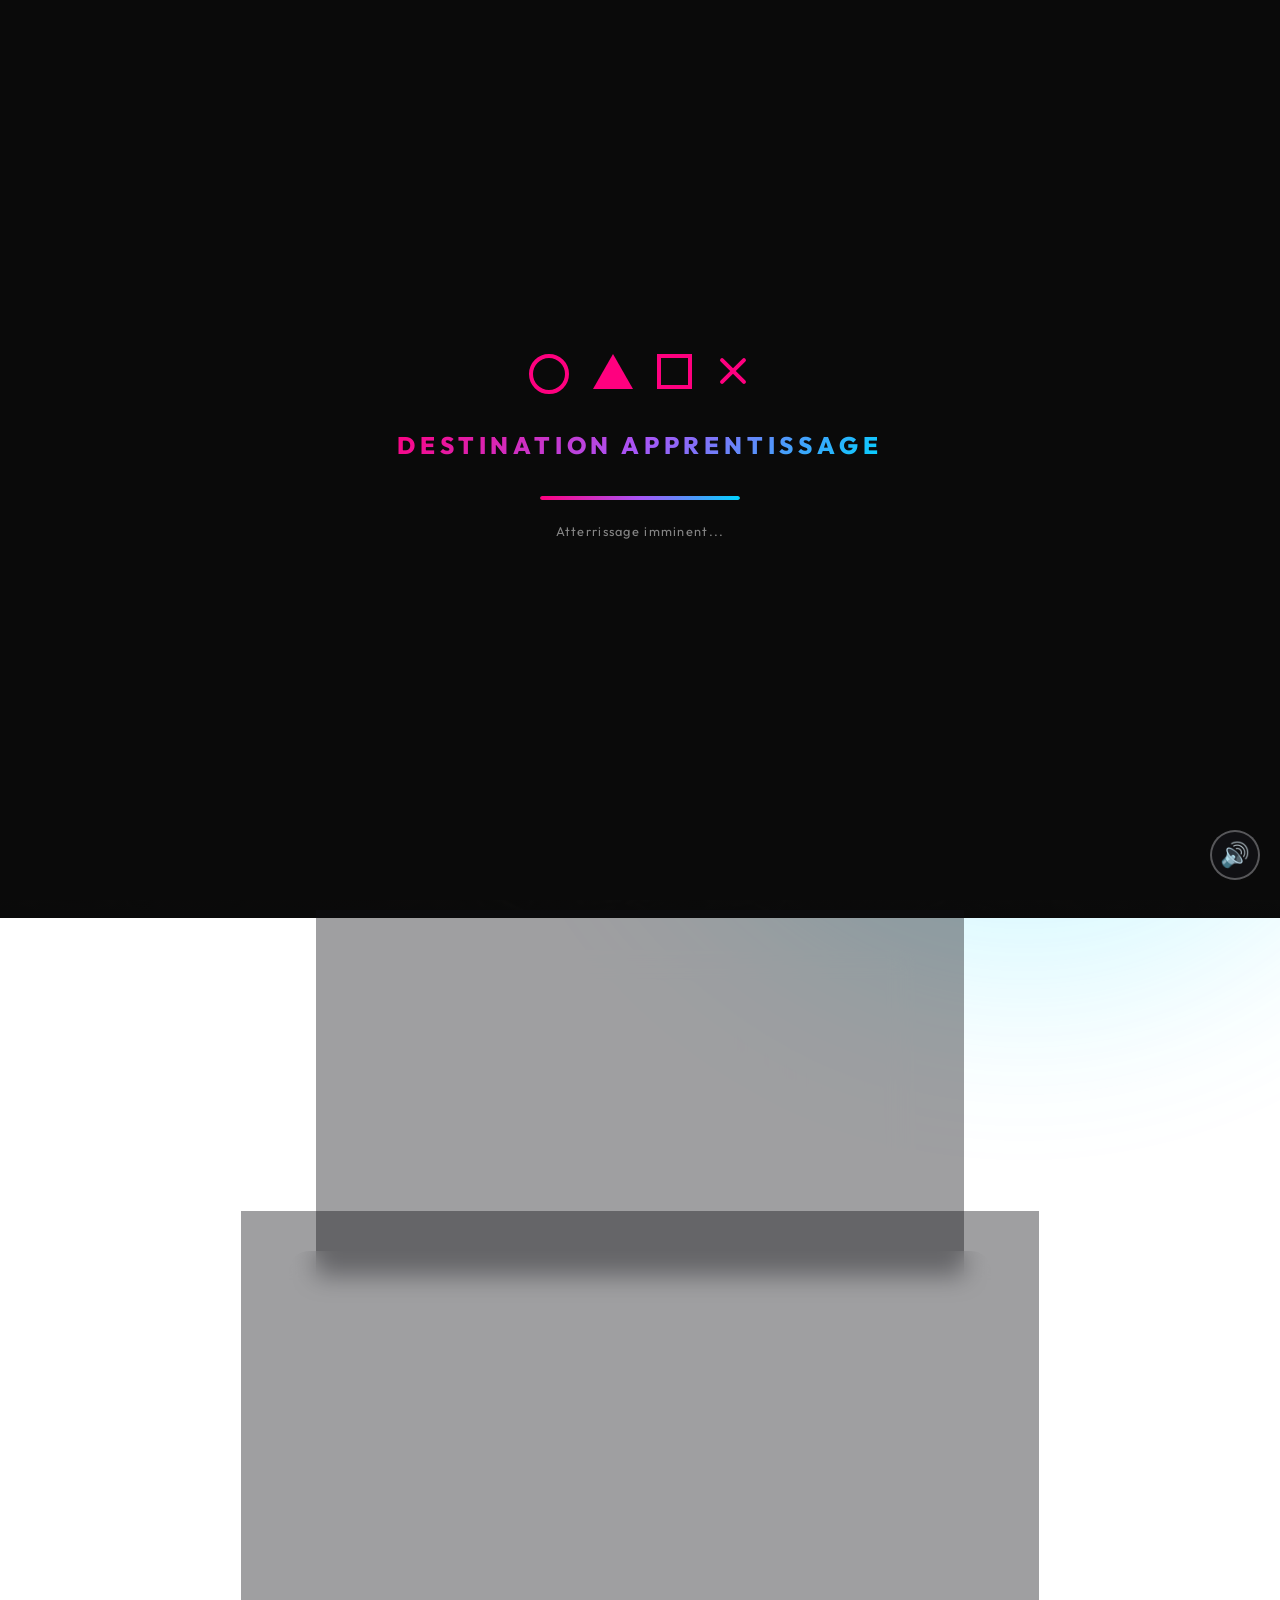
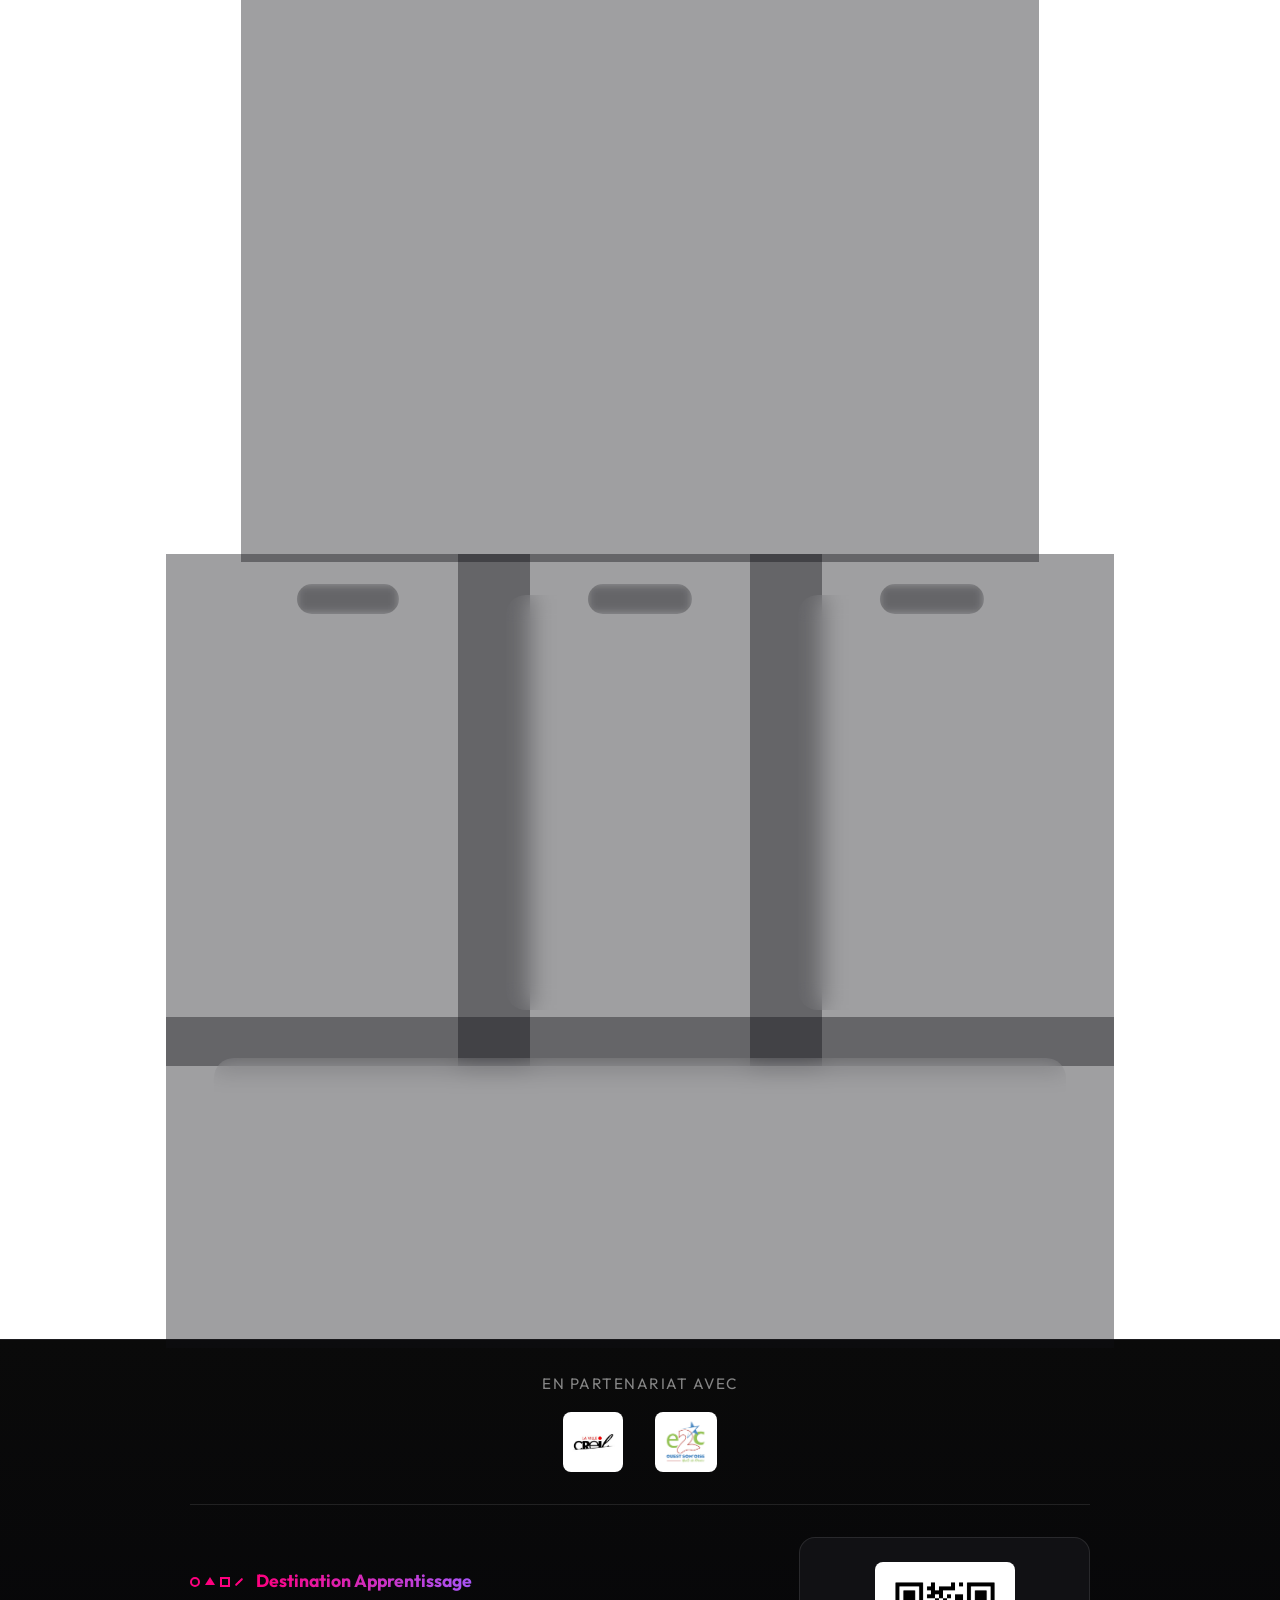
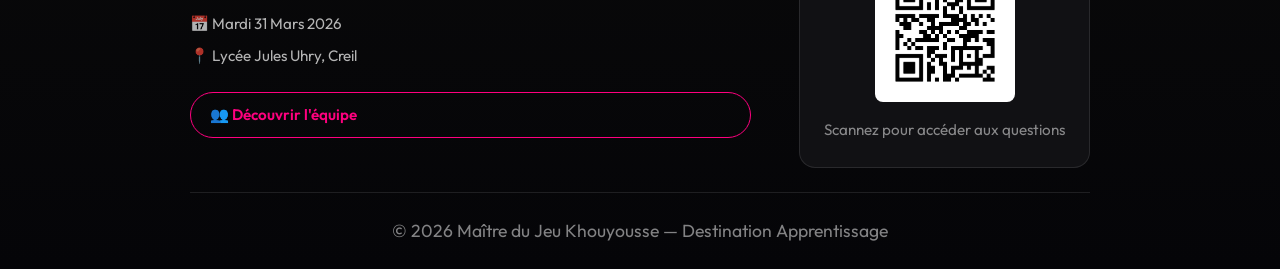
<file: index.html>
<!DOCTYPE html>
<html lang="fr">
<head>
  <meta charset="UTF-8">
  <meta name="viewport" content="width=device-width, initial-scale=1.0">
  <title>Destination Apprentissage - Accueil</title>
  
  <link rel="stylesheet" href="css/styles.css">
  <link rel="icon" type="image/jpeg" href="img/favicon.jpeg">
  
  <audio id="bg-music" loop>
    <source src="audio/music.mp3" type="audio/mpeg">
  </audio>
</head>
<body>

  <div class="page-loader" id="page-loader">
    <div class="loader-content">
      <div class="loader-logo">
        <div class="loader-symbols">
          <span class="loader-symbol circle"></span>
          <span class="loader-symbol triangle"></span>
          <span class="loader-symbol square"></span>
          <span class="loader-symbol cross"></span>
        </div>
      </div>
      <div class="loader-text">DESTINATION APPRENTISSAGE</div>
      <div class="loader-bar">
        <div class="loader-progress"></div>
      </div>
      <div class="loader-status">Atterrissage imminent...</div>
    </div>
  </div>

  <header class="header">
    <div class="header-left">
      <div class="squid-symbols">
        <span class="symbol circle"></span>
        <span class="symbol triangle"></span>
        <span class="symbol square"></span>
        <span class="symbol cross"></span>
      </div>
      <span class="logo-text">Destination Apprentissage</span>
    </div>
    <div class="header-right">
      <a href="https://www.onisep.fr/ressources/univers-metier/metiers/ingenieur-ingenieure-logistique" target="_blank" class="btn-formation">
        <span class="btn-formation-text">Découvrir les formations</span>
      </a>
    </div>
  </header>

  <main class="main-container">
    
    <section class="hero">
      <img src="img/affiche_boost.jpeg" alt="Destination Apprentissage" class="hero-affiche">
      <p class="hero-subtitle">Mardi 31 Mars 2026 — Lycée Jules Uhry Creil</p>
    </section>

    <section class="mission-section">
      <div class="mission-hero">
        <div class="mission-hero-bg">
          <img src="img/tom-hanks-seul-au-monde.jpg" alt="Seul au monde" class="mission-hero-img">
          <div class="mission-hero-overlay"></div>
        </div>
        <div class="mission-hero-content">
          <span class="mission-tag">SOUS-THÈME OFFICIEL</span>
          <h2 class="mission-main-title">S.O.S<br><span>CARGOS</span></h2>
          <p class="mission-tagline">"La cargaison s'est échouée sur l'île. Trie, organise, achemine — c'est toi le logisticien de la survie."</p>
          <div class="mission-divider">
            <span class="divider-line"></span>
            <span class="divider-icon">◆</span>
            <span class="divider-line"></span>
          </div>
        </div>
      </div>
    </section>

    <section class="rules-section">
      <div class="card">
        <h2>📋 RÈGLES DU JEU</h2>
        <ul class="rules-list">
          <li>Complétez les 3 épreuves dans l'ordre pour débloquer vos récompenses</li>
          <li>Chaque épreuve réussie débloque un colis dans le coffre</li>
          <li><strong class="warning">⚠️ Vous avez 2 minutes pour TOUT terminer — le chrono tourne dès la 1ère épreuve !</strong></li>
        </ul>
      </div>
    </section>

    <section class="briefing-section-centered">
      <div class="briefing-card-index">
        <div class="briefing-header">
          <div class="briefing-icon">
            <span class="icon-ring"></span>
            <span class="icon-center">📦</span>
          </div>
          <div class="briefing-title">
            <span class="briefing-label" style="color: #00ffd5;">MISSION DE SURVIE</span>
            <h3 style="color: #0091ff;">OPÉRATION CARGAISON</h3>
          </div>
          <div class="briefing-stamp" style="color: #006aff;">LOGISTIQUE</div>
        </div>
        
        <div class="briefing-body">
          <p class="briefing-intro">
            <strong>Naufrage en mer !</strong> Des caisses de ravitaillement se sont échouées sur la plage. Pour survivre, il faut organiser la <span class="highlight">chaîne logistique</span> : identifier les bons gestes, repérer le matériel et connaître les métiers. À la fin, un <strong>professionnel de la logistique</strong> t'attend pour discuter des métiers et conditions de travail !
          </p>
          
          <div class="briefing-objectives">
            <h4>🎯 ÉTAPES DE LA MISSION</h4>
            <ul>
              <li><span class="obj-number">01</span> Lance la première épreuve — le chrono global démarre</li>
              <li><span class="obj-number">02</span> Réussis les 3 épreuves avant que le temps s'écoule</li>
              <li><span class="obj-number">03</span> Débloque tes colis puis échange avec l'intervenant</li>
            </ul>
          </div>
          
          <div class="briefing-warning">
            <span class="warning-icon">⚠️</span>
            <p>Tu as <strong>2 MINUTES</strong> pour tout terminer. Le chrono tourne sur toutes les pages. Pas de pause possible !</p>
          </div>
        </div>
        
        <div class="briefing-stats">
          <div class="stat-card">
            <span class="stat-icon">📦</span>
            <span class="stat-number">3</span>
            <span class="stat-text">DÉFIS</span>
          </div>
          <div class="stat-card">
            <span class="stat-icon">⏱️</span>
            <span class="stat-number">2</span>
            <span class="stat-text">MINUTES</span>
          </div>
          <div class="stat-card">
            <span class="stat-icon">🏝️</span>
            <span class="stat-number">3</span>
            <span class="stat-text">COLIS</span>
          </div>
        </div>
        
        <div class="briefing-footer">
          <p>La marée monte. Les caisses vont être emportées. C'est maintenant ou jamais, naufragé !</p>
          <span class="footer-signature">— Chuck NOLAND</span>
        </div>
      </div>
    </section>

    <section class="epreuves-section">
      <h2 class="epreuves-title">PARCOURS DES ÉPREUVES</h2>
      <div class="epreuves-row">
        
        <div class="epreuve-card" id="card-enigme1">
          <div class="epreuve-badge">ÉPREUVE 1</div>
          <div class="epreuve-icon">🚢</div>
          <h3 class="cyan">DÉCHARGEMENT DU CARGO</h3>
          <p>Trie la cargaison échouée : conforme ou avarié ?</p>
          <div class="epreuve-status" id="status-enigme1">
            <span class="status-dot"></span><span>À faire</span>
          </div>
          <a href="enigme1.html" class="epreuve-btn" id="btn-enigme1">COMMENCER</a>
        </div>

        <div class="epreuve-card locked" id="card-quiz">
          <div class="epreuve-badge">ÉPREUVE 2</div>
          <div class="epreuve-icon">🔍</div>
          <h3 class="pink">INVENTAIRE EXPRESS</h3>
          <p>Repère le matériel pro dans le stock qui bouge</p>
          <div class="epreuve-status" id="status-quiz">
            <span class="status-dot"></span><span>🔒 Verrouillé</span>
          </div>
          <a href="quiz.html" class="epreuve-btn disabled" id="btn-quiz">VERROUILLÉ</a>
        </div>

        <div class="epreuve-card locked" id="card-enigma">
          <div class="epreuve-badge">ÉPREUVE 3</div>
          <div class="epreuve-icon">🔗</div>
          <h3 class="purple">QUI INTERVIENT ?</h3>
          <p>Relie chaque situation au bon métier</p>
          <div class="epreuve-status" id="status-enigma">
            <span class="status-dot"></span><span>🔒 Verrouillé</span>
          </div>
          <a href="enigme.html" class="epreuve-btn disabled" id="btn-enigma">VERROUILLÉ</a>
        </div>

      </div>
    </section>

    <section class="coffre-section-index">
      <div class="coffre-banner">
        <div class="coffre-banner-glow"></div>
        <div class="coffre-banner-inner">
          <div class="coffre-banner-icon">🏆</div>
          <div class="coffre-banner-info">
            <span class="coffre-banner-tag">COFFRE-FORT</span>
            <h2>COFFRE</h2>
            <p>Récupérez vos colis puis discutez avec l'intervenant</p>
            <div class="epreuve-status" id="status-coffre">
              <span class="status-dot"></span><span>0/3 débloqué</span>
            </div>
          </div>
          <a href="coffre.html" class="coffre-banner-btn">OUVRIR LE COFFRE →</a>
        </div>
      </div>
    </section>

  </main>

  <footer class="footer-enhanced">
    <div class="footer-content">
      <div class="footer-partners">
        <span class="partners-label">En partenariat avec</span>
        <div class="partners-logos">
          <img src="img/logo-creil.png" alt="Ville de Creil" class="partner-logo">
          <img src="img/logo-e2c.jpg" alt="E2C Ouest Som'Oise" class="partner-logo">
        </div>
      </div>
      <div class="footer-main">
        <div class="footer-info">
          <div class="footer-logo">
            <div class="squid-symbols">
              <span class="symbol circle"></span>
              <span class="symbol triangle"></span>
              <span class="symbol square"></span>
              <span class="symbol cross"></span>
            </div>
            <span class="footer-title">Destination Apprentissage</span>
          </div>
          <p class="footer-date">📅 Mardi 31 Mars 2026</p>
          <p class="footer-location">📍 Lycée Jules Uhry, Creil</p>
          <a href="equipe.html" class="btn-equipe">👥 Découvrir l'équipe</a>
        </div>
        <div class="footer-qr">
          <div class="qr-box">
            <div class="qr-placeholder" id="qr-code">
              <img src="img/qrcode.png" alt="QR Code" class="qr-img">
            </div>
            <p class="qr-label">Scannez pour accéder aux questions</p>
          </div>
        </div>
      </div>
      <div class="footer-bottom">
        <p>© 2026 Maître du Jeu Khouyousse — Destination Apprentissage</p>
      </div>
    </div>
  </footer>

  <script src="js/loader.js"></script>
  <script src="js/gameState.js"></script>
  <script src="js/globalTimer.js"></script>
  <script src="js/index.js"></script>
  <script src="js/music.js"></script>
  <script>
    VanillaTilt.init(document.querySelectorAll(".epreuve-card, .coffre-banner"), {
      max: 12,
      speed: 400,
      glare: true,
      "max-glare": 0.2
    });
  </script>
</body>
</html>
</file>
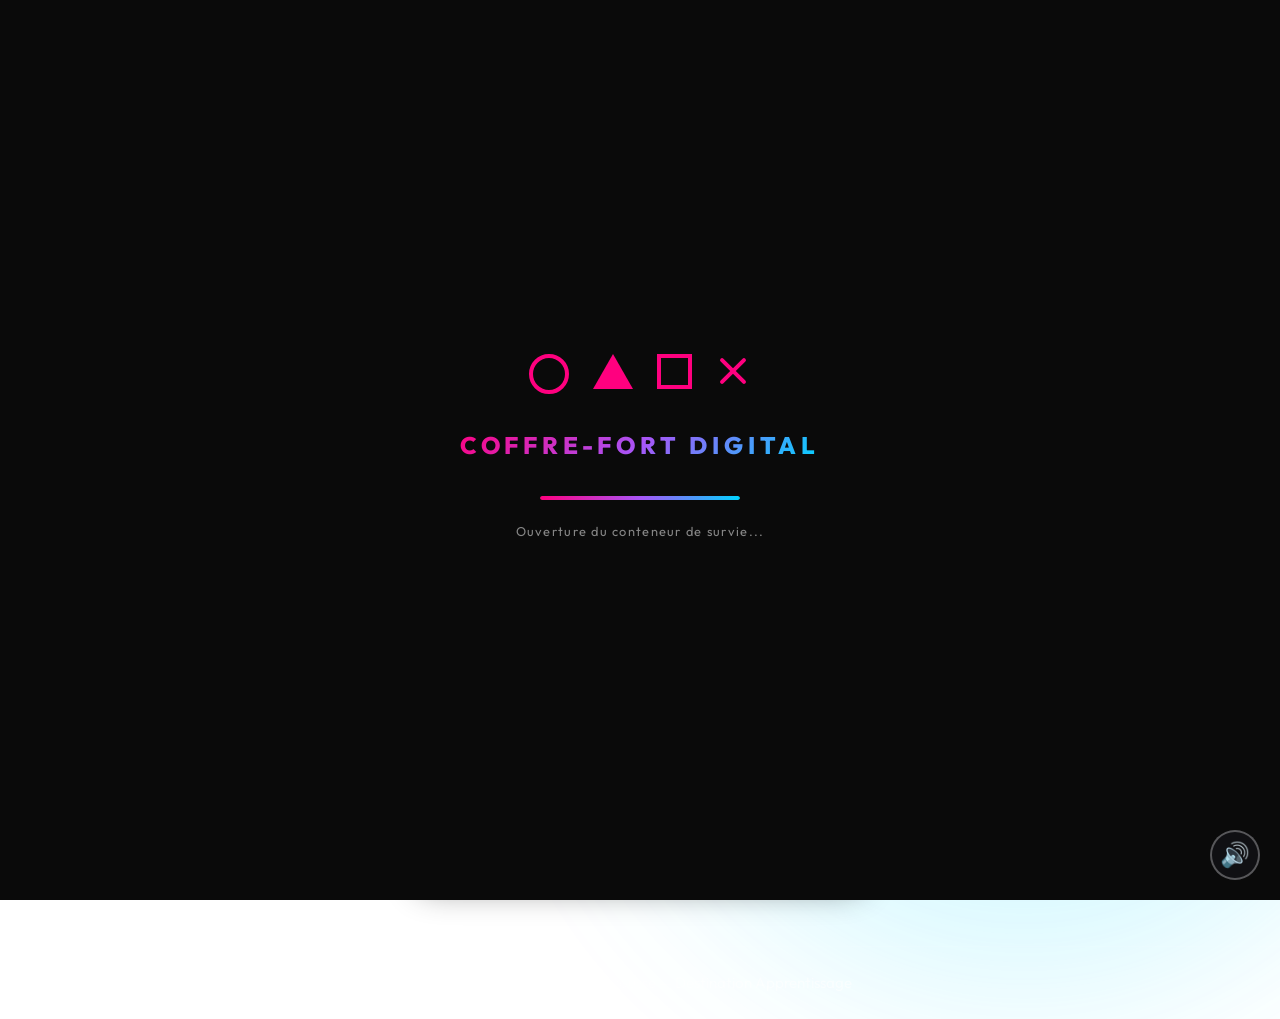
<file: coffre.html>
<!DOCTYPE html>
<html lang="fr">
<head>
  <meta charset="UTF-8">
  <meta name="viewport" content="width=device-width, initial-scale=1.0">
  <title>Coffre-Fort Digital - Récompenses</title>
  
  <link rel="stylesheet" href="css/styles.css">
  <link rel="icon" type="image/jpeg" href="img/favicon.jpeg">
  
  <audio id="bg-music" loop>
    <source src="audio/coffre_win.mp3" type="audio/mpeg">
  </audio>
</head>
<body>

  <div class="page-loader" id="page-loader">
    <div class="loader-content">
      <div class="loader-logo">
        <div class="loader-symbols">
          <span class="loader-symbol circle"></span>
          <span class="loader-symbol triangle"></span>
          <span class="loader-symbol square"></span>
          <span class="loader-symbol cross"></span>
        </div>
      </div>
      <div class="loader-text">COFFRE-FORT DIGITAL</div>
      <div class="loader-bar">
        <div class="loader-progress"></div>
      </div>
      <div class="loader-status">Ouverture du conteneur de survie...</div>
    </div>
  </div>

  <header class="header">
    <a href="#" class="back-btn" id="back-btn">Retour</a>
    <div class="header-center">
      <span class="page-badge gold">COFFRE-FORT DIGITAL</span>
    </div>
    <div class="header-right"></div>
  </header>

  <main class="game-page">
    <div class="game-container">
      
      <div class="game-header">
        <div class="game-icon-large">🏆</div>
        <h1 class="gold">COFFRE-FORT DIGITAL</h1>
        <p>Récupérez vos colis débloqués</p>
      </div>

      <div class="game-content">
        
        <div class="coffre-progress">
          <div class="progress-item" id="prog-enigme1">
            <div class="progress-circle">1</div>
            <span>Cargo</span>
          </div>
          <div class="progress-line"></div>
          <div class="progress-item" id="prog-quiz">
            <div class="progress-circle">2</div>
            <span>Inventaire</span>
          </div>
          <div class="progress-line"></div>
          <div class="progress-item" id="prog-enigma">
            <div class="progress-circle">3</div>
            <span>Métiers</span>
          </div>
        </div>

        <div class="rewards-list">
          <div class="reward-card" id="reward-enigme1" data-game="enigme1">
            <div class="reward-icon">📦</div>
            <div class="reward-info">
              <h3>Colis n°1</h3>
              <span class="reward-link">Épreuve 1 - Déchargement du Cargo</span>
            </div>
            <div class="reward-status" id="status-enigme1">Verrouillé</div>
          </div>

          <div class="reward-card" id="reward-quiz" data-game="quiz">
            <div class="reward-icon">📦</div>
            <div class="reward-info">
              <h3>Colis n°2</h3>
              <span class="reward-link">Épreuve 2 - Inventaire Express</span>
            </div>
            <div class="reward-status" id="status-quiz">Verrouillé</div>
          </div>

          <div class="reward-card" id="reward-enigma" data-game="enigma">
            <div class="reward-icon">📦</div>
            <div class="reward-info">
              <h3>Colis n°3</h3>
              <span class="reward-link">Épreuve 3 - Qui Intervient ?</span>
            </div>
            <div class="reward-status" id="status-enigma">Verrouillé</div>
          </div>
        </div>

        <div class="next-zone-box hidden" id="next-zone">
          <div class="next-zone-content">
            <span class="next-zone-icon" id="next-zone-icon">🎉</span>
            <h3 id="next-zone-title">ÉPREUVES TERMINÉES</h3>
            <p id="next-zone-text">Résultat de vos épreuves</p>
            <div class="next-zone-direction">
              <span class="direction-icon">➡️</span>
              <div class="direction-info">
                <strong>PROCHAINE ÉTAPE</strong>
                <p>Rendez-vous à la <span class="zone-name">ZONE AIDE A LA PERSONNE</span></p>
              </div>
            </div>
            <p class="next-zone-instruction">Présentez-vous au stand pour recevoir vos récompenses et continuer l'aventure !</p>
          </div>
        </div>

        <button class="btn-reset" id="btn-reset">Recommencer le jeu</button>

      </div>
    </div>
  </main>

  <div class="modal" id="modal-success">
    <div class="modal-content success">
      <div class="modal-icon">OK</div>
      <h3>COLIS DÉBLOQUÉ !</h3>
      <p>Signalez au maître du jeu que vous avez réussi.<br>Vous pouvez recevoir vos prix et continuer.</p>
      <button class="btn-primary" id="btn-close-success">CONTINUER</button>
    </div>
  </div>

  <div class="modal" id="modal-fail">
    <div class="modal-content fail">
      <div class="modal-icon">X</div>
      <h3>COLIS VERROUILLÉ</h3>
      <p id="fail-message">Vous devez réussir l'épreuve pour débloquer ce colis.</p>
      <button class="btn-primary" id="btn-close-fail">COMPRIS</button>
    </div>
  </div>

  <footer class="footer">
    <p>© 2026 Maître du Jeu Khouyousse — Destination Apprentissage</p>
  </footer>

  <script src="js/loader.js"></script>
  <script src="js/gameState.js"></script>
  <script src="js/globalTimer.js"></script>
  <script src="js/coffre.js"></script>
  <script src="js/music.js"></script>
</body>
</html>
</file>
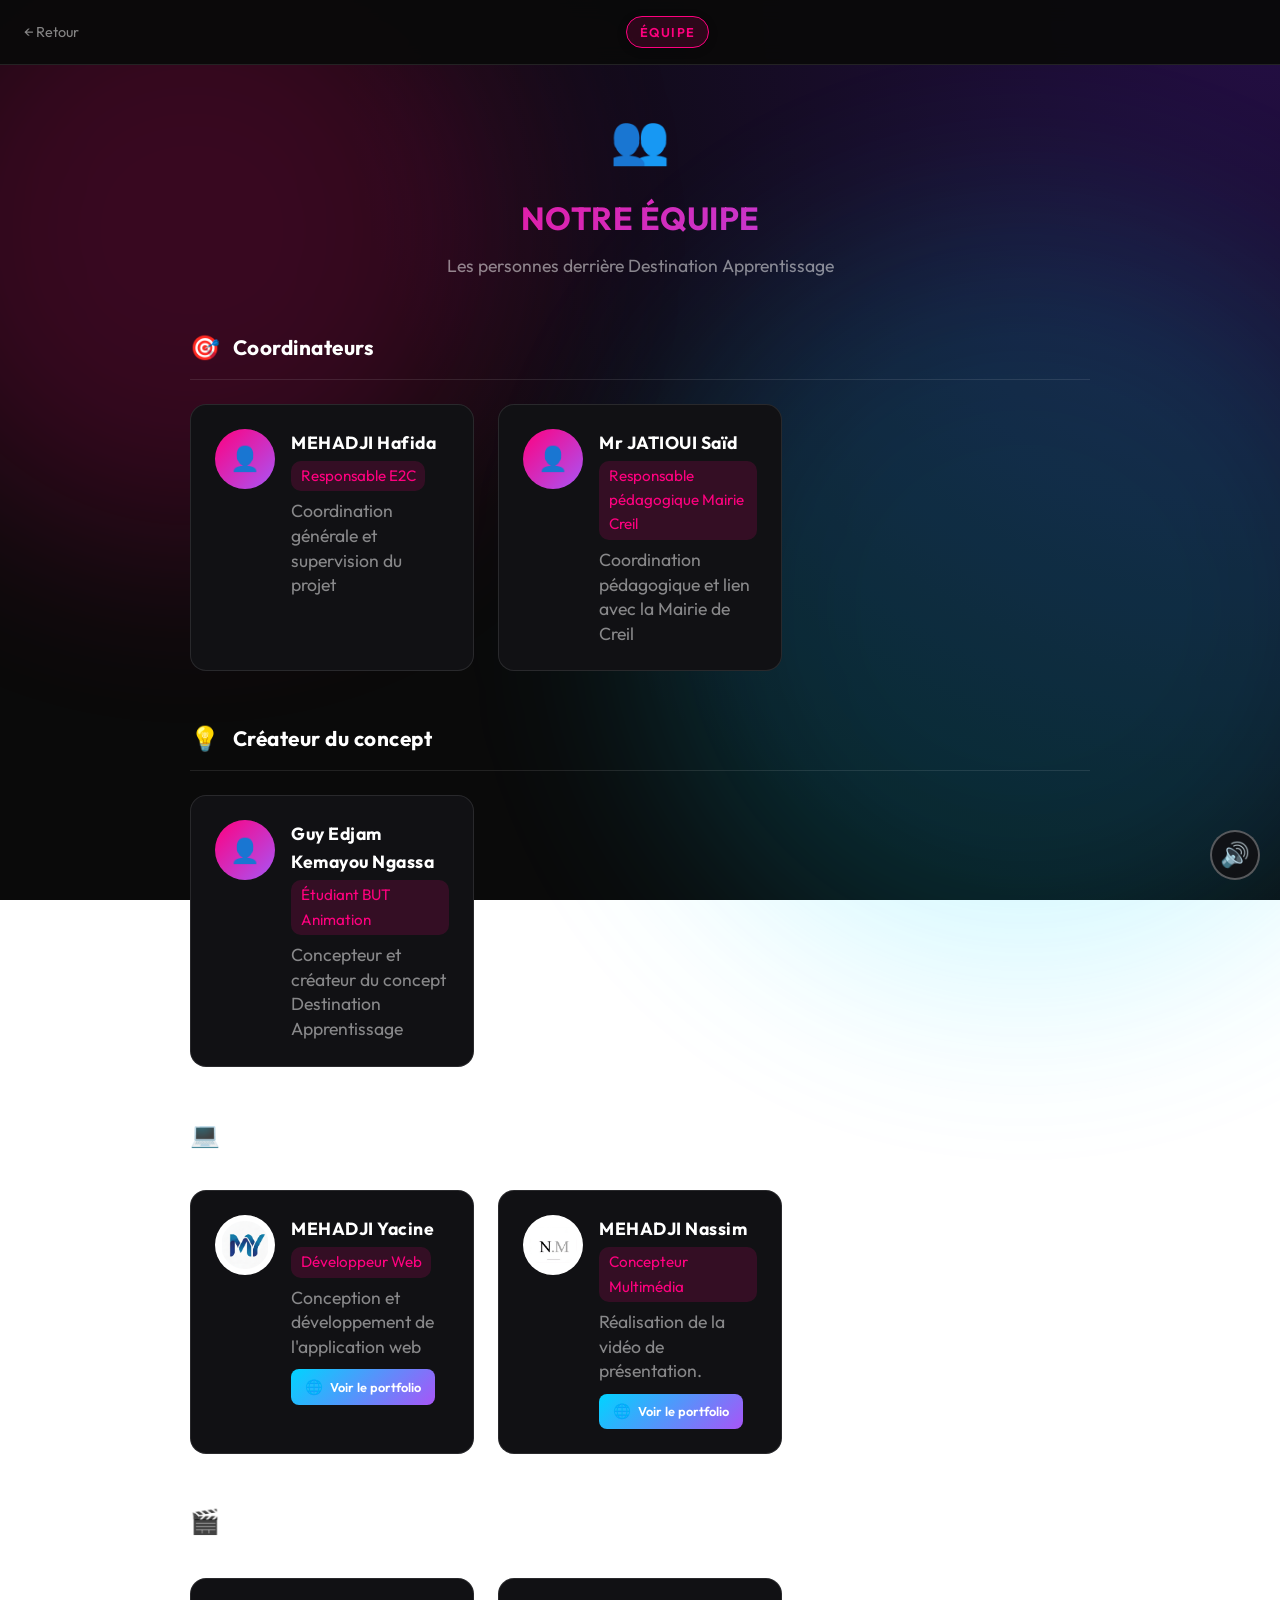
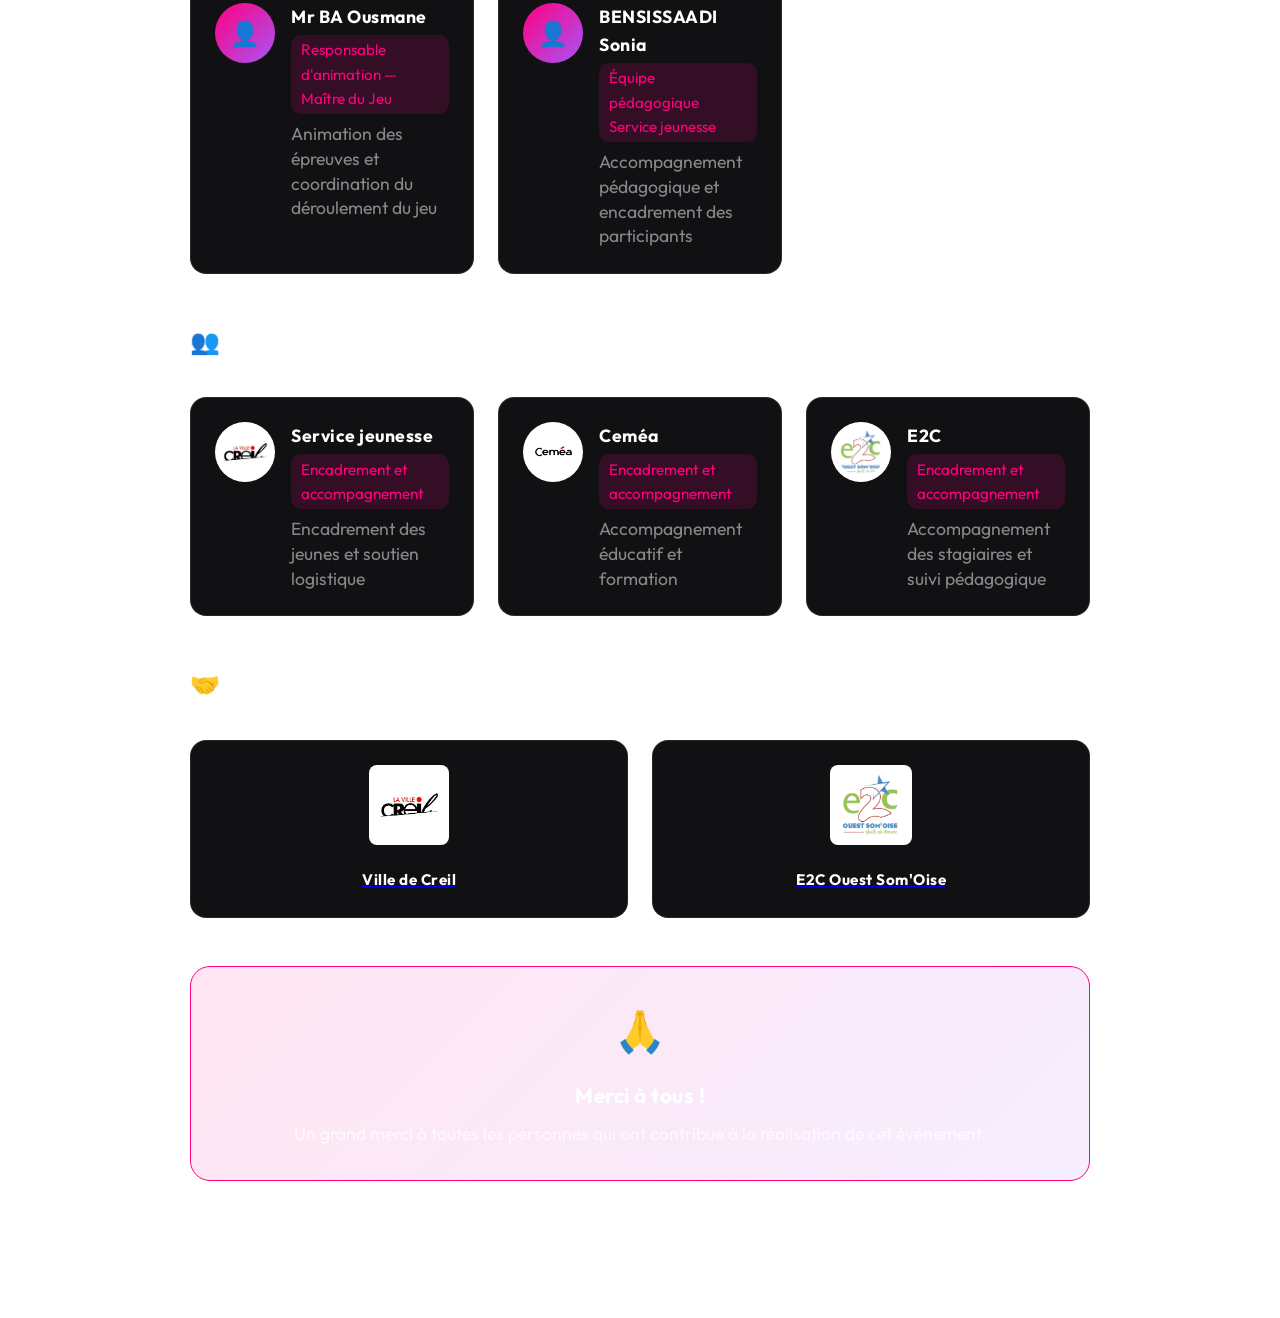
<file: equipe.html>
<!DOCTYPE html>
<html lang="fr">
<head>
  <meta charset="UTF-8">
  <meta name="viewport" content="width=device-width, initial-scale=1.0">
  <title>Notre Équipe - Destination Apprentissage</title>
  
  <link rel="stylesheet" href="css/styles.css">
  <link rel="icon" type="image/jpeg" href="img/favicon.jpeg">
  
  <audio id="bg-music" loop>
    <source src="audio/music.mp3" type="audio/mpeg">
  </audio>
</head>
<body>

  <div class="page-loader" id="page-loader">
    <div class="loader-content">
      <div class="loader-logo">
        <div class="loader-symbols">
          <span class="loader-symbol circle"></span>
          <span class="loader-symbol triangle"></span>
          <span class="loader-symbol square"></span>
          <span class="loader-symbol cross"></span>
        </div>
      </div>
      <div class="loader-text">NOTRE ÉQUIPE</div>
      <div class="loader-bar">
        <div class="loader-progress"></div>
      </div>
      <div class="loader-status">Chargement...</div>
    </div>
  </div>

  <header class="header">
    <a href="index.html" class="back-btn" id="back-btn">← Retour</a>
    <div class="header-center">
      <span class="page-badge">ÉQUIPE</span>
    </div>
    <div class="header-right"></div>
  </header>

  <main class="equipe-page">
    <div class="equipe-container">
      
      <div class="equipe-header">
        <div class="equipe-icon">👥</div>
        <h1>NOTRE ÉQUIPE</h1>
        <p>Les personnes derrière Destination Apprentissage</p>
      </div>

      <section class="equipe-section">
        <h2 class="section-title-equipe">
          <span class="title-icon">🎯</span> Coordinateurs
        </h2>
        <div class="membres-grid">
          <div class="membre-card">
            <div class="membre-avatar"><span>👤</span></div>
            <div class="membre-info">
              <h3>MEHADJI Hafida</h3>
              <span class="membre-role">Responsable E2C</span>
              <p class="membre-desc">Coordination générale et supervision du projet</p>
            </div>
          </div>
          <div class="membre-card">
            <div class="membre-avatar"><span>👤</span></div>
            <div class="membre-info">
              <h3>Mr JATIOUI Saïd</h3>
              <span class="membre-role">Responsable pédagogique Mairie Creil</span>
              <p class="membre-desc">Coordination pédagogique et lien avec la Mairie de Creil</p>
            </div>
          </div>
        </div>
      </section>

      <section class="equipe-section">
        <h2 class="section-title-equipe">
          <span class="title-icon">💡</span> Créateur du concept
        </h2>
        <div class="membres-grid">
          <div class="membre-card">
            <div class="membre-avatar"><span>👤</span></div>
            <div class="membre-info">
              <h3>Guy Edjam Kemayou Ngassa</h3>
              <span class="membre-role">Étudiant BUT Animation</span>
              <p class="membre-desc">Concepteur et créateur du concept Destination Apprentissage</p>
            </div>
          </div>
        </div>
      </section>

      <section class="equipe-section">
        <h2 class="section-title-equipe">
          <span class="title-icon">💻</span> Développement
        </h2>
        <div class="membres-grid">
          <div class="membre-card">
            <div class="membre-avatar membre-avatar-img">
              <img src="img/MY_logo.png" alt="MY Logo" class="avatar-logo">
            </div>
            <div class="membre-info">
              <h3>MEHADJI Yacine</h3>
              <span class="membre-role">Développeur Web</span>
              <p class="membre-desc">Conception et développement de l'application web</p>
              <a href="https://portfoliomehadji.netlify.app/" target="_blank" class="btn-portfolio">
                <span class="btn-portfolio-icon">🌐</span> Voir le portfolio
              </a>
            </div>
          </div>
          <div class="membre-card">
            <div class="membre-avatar membre-avatar-img">
              <img src="img/NM_logo.png" alt="NM Logo" class="avatar-logo">
            </div>
            <div class="membre-info">
              <h3>MEHADJI Nassim</h3>
              <span class="membre-role">Concepteur Multimédia</span>
              <p class="membre-desc">Réalisation de la vidéo de présentation.</p>
              <a href="https://portfolio-nassim-mehadji.netlify.app/" target="_blank" class="btn-portfolio">
                <span class="btn-portfolio-icon">🌐</span> Voir le portfolio
              </a>
            </div>
          </div>
        </div>
      </section>

      <section class="equipe-section">
        <h2 class="section-title-equipe">
          <span class="title-icon">🎬</span> Animation
        </h2>
        <div class="membres-grid">
          <div class="membre-card">
            <div class="membre-avatar"><span>👤</span></div>
            <div class="membre-info">
              <h3>Mr BA Ousmane</h3>
              <span class="membre-role">Responsable d'animation — Maître du Jeu</span>
              <p class="membre-desc">Animation des épreuves et coordination du déroulement du jeu</p>
            </div>
          </div>
          <div class="membre-card">
            <div class="membre-avatar"><span>👤</span></div>
            <div class="membre-info">
              <h3>BENSISSAADI Sonia</h3>
              <span class="membre-role">Équipe pédagogique Service jeunesse</span>
              <p class="membre-desc">Accompagnement pédagogique et encadrement des participants</p>
            </div>
          </div>
        </div>
      </section>

      <section class="equipe-section">
        <h2 class="section-title-equipe">
          <span class="title-icon">👥</span> Équipe d'encadrement
        </h2>
        <div class="membres-grid">
          <div class="membre-card">
            <div class="membre-avatar membre-avatar-img">
              <img src="img/logo-creil.png" alt="Ville de Creil" class="avatar-logo">
            </div>
            <div class="membre-info">
              <h3>Service jeunesse</h3>
              <span class="membre-role">Encadrement et accompagnement</span>
              <p class="membre-desc">Encadrement des jeunes et soutien logistique</p>
            </div>
          </div>
          <div class="membre-card">
            <div class="membre-avatar membre-avatar-img">
              <img src="img/Cémea.png" alt="Cémea" class="avatar-logo">
            </div>
            <div class="membre-info">
              <h3>Ceméa</h3>
              <span class="membre-role">Encadrement et accompagnement</span>
              <p class="membre-desc">Accompagnement éducatif et formation</p>
            </div>
          </div>
          <div class="membre-card">
            <div class="membre-avatar membre-avatar-img">
              <img src="img/logo-e2c.jpg" alt="E2C" class="avatar-logo">
            </div>
            <div class="membre-info">
              <h3>E2C</h3>
              <span class="membre-role">Encadrement et accompagnement</span>
              <p class="membre-desc">Accompagnement des stagiaires et suivi pédagogique</p>
            </div>
          </div>
        </div>
      </section>

      <section class="equipe-section">
        <h2 class="section-title-equipe">
          <span class="title-icon">🤝</span> Partenaires
        </h2>
        <div class="partenaires-grid">
          <a href="https://www.creil.fr/" target="_blank" class="partenaire-card">
            <img src="img/logo-creil.png" alt="Ville de Creil" class="partenaire-logo">
            <h3>Ville de Creil</h3>
          </a>
          <a href="https://e2c-apfe.fr/" target="_blank" class="partenaire-card">
            <img src="img/logo-e2c.jpg" alt="E2C Ouest Som'Oise" class="partenaire-logo">
            <h3>E2C Ouest Som'Oise</h3>
          </a>
        </div>
      </section>

      <section class="equipe-thanks">
        <div class="thanks-box">
          <span class="thanks-icon">🙏</span>
          <h3>Merci à tous !</h3>
          <p>Un grand merci à toutes les personnes qui ont contribué à la réalisation de cet événement.</p>
        </div>
      </section>

    </div>
  </main>

  <footer class="footer">
    <p>© 2026 Maître du Jeu Khouyousse — Destination Apprentissage</p>
  </footer>

  <script src="js/loader.js"></script>
  <script src="js/music.js"></script>
</body>
</html>
</file>
<file: css/styles.css>
/* ==========================================
   RESET & VARIABLES
   ========================================== */
@import url('https://fonts.googleapis.com/css2?family=Outfit:wght@300;400;600;700;800;900&display=swap');
* {
  margin: 0;
  padding: 0;
  box-sizing: border-box;
}

:root {
  --bg: #0a0a0a;
  --bg-card: #111114;
  --bg-card-hover: #1a1a1f;
  --pink: #ff007f;
  --purple: #a855f7;
  --cyan: #00d4ff;
  --green: #00ff88;
  --red: #ff4444;
  --gold: #ffd700;
  --white: #ffffff;
  --gray: rgba(255,255,255,0.5);
  --gray-light: rgba(255,255,255,0.7);
  --border: rgba(255,255,255,0.1);
}

body {
  font-family: 'Segoe UI', system-ui, -apple-system, sans-serif;
  background: var(--bg);
  color: var(--white);
  line-height: 1.6;
  min-height: 100vh;
}

/* HEADER */
.header {
  position: fixed;
  top: 0;
  left: 0;
  right: 0;
  z-index: 100;
  display: flex;
  justify-content: space-between;
  align-items: center;
  padding: 1rem 1.5rem;
  background: rgba(10,10,10,0.95);
  backdrop-filter: blur(10px);
  border-bottom: 1px solid var(--border);
}

.header-left { display: flex; align-items: center; gap: 0.75rem; flex-shrink: 0; }
.header-center { flex: 1; display: flex; justify-content: center; }
.header-right { flex-shrink: 0; }

.squid-symbols { display: flex; gap: 0.35rem; }
.symbol.circle { width: 12px; height: 12px; border: 2px solid var(--pink); border-radius: 50%; }
.symbol.triangle { width: 0; height: 0; border-left: 6px solid transparent; border-right: 6px solid transparent; border-bottom: 10px solid var(--pink); }
.symbol.square { width: 12px; height: 12px; border: 2px solid var(--pink); }
.symbol.cross { width: 12px; height: 12px; position: relative; }
.symbol.cross::before, .symbol.cross::after { content: ''; position: absolute; background: var(--pink); border-radius: 1px; width: 2px; height: 100%; top: 50%; left: 50%; }
.symbol.cross::before { transform: translate(-50%, -50%) rotate(45deg); }
.symbol.cross::after { transform: translate(-50%, -50%) rotate(-45deg); }

.logo-text {
  font-size: 0.95rem;
  font-weight: 700;
  background: linear-gradient(90deg, var(--pink), var(--purple));
  -webkit-background-clip: text;
  -webkit-text-fill-color: transparent;
}

.back-btn { color: var(--gray); text-decoration: none; font-size: 0.9rem; transition: color 0.2s; white-space: nowrap; flex-shrink: 0; }
.back-btn:hover { color: var(--white); }

.page-badge {
  padding: 0.3rem 1rem;
  background: rgba(255,0,127,0.15);
  border: 1px solid var(--pink);
  border-radius: 20px;
  font-size: 0.7rem;
  font-weight: 600;
  letter-spacing: 0.1em;
  color: var(--pink);
}
.page-badge.gold { background: rgba(255,215,0,0.15); border-color: var(--gold); color: var(--gold); }

/* MAIN */
.main-container { padding-top: 70px; }

/* HERO */
.hero { padding: 2rem 1.5rem; text-align: center; }
.hero-affiche { max-width: 700px; width: 100%; height: auto; border-radius: 12px; }
.hero-subtitle { margin-top: 1rem; color: var(--gray); font-size: 0.85rem; letter-spacing: 0.1em; text-transform: uppercase; }

/* RULES */
.rules-section { padding: 0 1.5rem 2rem; max-width: 600px; margin: 0 auto; }
.card { background: var(--bg-card); border: 1px solid var(--border); border-radius: 12px; padding: 1.5rem; text-align: center; }
.card h2 { color: var(--pink); font-size: 1.1rem; margin-bottom: 0.75rem; }
.rules-list { list-style: none; text-align: left; }
.rules-list li { color: var(--gray-light); font-size: 0.85rem; padding: 0.4rem 0; padding-left: 1.5rem; position: relative; }
.rules-list li::before { content: "→"; position: absolute; left: 0; color: var(--pink); }
.warning { color: var(--red) !important; }

/* SLIDER */
.slider-section { padding: 2rem 0; }
.section-title { text-align: center; font-size: 1rem; color: var(--gray); letter-spacing: 0.15em; margin-bottom: 1.5rem; }
.slider-container { display: flex; align-items: center; justify-content: center; max-width: 420px; margin: 0 auto; padding: 0 0.5rem; }
.slider-viewport { flex: 1; overflow: hidden; border-radius: 20px; }
.slider-track { display: flex; transition: transform 0.4s ease; }
.slide { min-width: 100%; padding: 0.5rem; }

.slide-card { background: var(--bg-card); border: 2px solid var(--border); border-radius: 20px; padding: 2rem 1.5rem; text-align: center; position: relative; transition: all 0.3s; }
.slide-card:hover { border-color: var(--pink); }
.slide-card.locked { opacity: 0.5; }
.slide-card.locked:hover { border-color: var(--border); }
.slide-card.coffre { border-color: rgba(255,215,0,0.3); }
.slide-card.coffre:hover { border-color: var(--gold); }

.slide-badge { position: absolute; top: -12px; left: 50%; transform: translateX(-50%); padding: 0.3rem 1rem; background: linear-gradient(135deg, var(--pink), var(--purple)); border-radius: 20px; font-size: 0.7rem; font-weight: 700; letter-spacing: 0.1em; }
.slide-badge.gold { background: linear-gradient(135deg, var(--gold), #ff9500); }
.slide-icon { font-size: 3.5rem; margin: 1rem 0; }
.slide-card h3 { font-size: 1.5rem; margin-bottom: 0.5rem; }
.slide-card h3.pink { color: var(--pink); }
.slide-card h3.cyan { color: var(--cyan); }
.slide-card h3.purple { color: var(--purple); }
.slide-card h3.gold { color: var(--gold); }
.slide-card p { color: var(--gray); font-size: 0.9rem; margin-bottom: 1.5rem; }
.slide-status { display: flex; align-items: center; justify-content: center; gap: 0.5rem; margin-bottom: 1.5rem; font-size: 0.85rem; color: var(--gray); }

.status-dot { width: 8px; height: 8px; border-radius: 50%; background: var(--gray); }
.status-dot.success { background: var(--green); }
.status-dot.fail { background: var(--red); }

.slide-btn { display: inline-block; padding: 0.8rem 2rem; background: linear-gradient(135deg, var(--pink), var(--purple)); border-radius: 10px; color: white; text-decoration: none; font-size: 0.9rem; font-weight: 600; transition: all 0.3s; }
.slide-btn:hover { transform: scale(1.05); box-shadow: 0 0 25px rgba(255,0,127,0.4); }
.slide-btn.disabled { background: var(--border); pointer-events: none; }
.slide-btn.success { background: var(--green); pointer-events: none; }
.slide-btn.fail { background: var(--red); pointer-events: none; }
.slide-btn.gold { background: linear-gradient(135deg, var(--gold), #ff9500); }

.slider-btn { width: 36px; height: 36px; background: var(--bg-card); border: 1px solid var(--border); border-radius: 50%; color: var(--white); font-size: 1.2rem; cursor: pointer; transition: all 0.3s; flex-shrink: 0; }
.slider-btn:hover { border-color: var(--pink); color: var(--pink); }
.slider-dots { display: flex; justify-content: center; gap: 0.75rem; margin-top: 1.5rem; }
.dot { width: 10px; height: 10px; border-radius: 50%; background: var(--border); cursor: pointer; transition: all 0.3s; }
.dot:hover { background: var(--gray); }
.dot.active { background: var(--pink); transform: scale(1.2); }

/* ==========================================
   MISSION SECTION - STYLE CINÉMATIQUE
   ========================================== */
.mission-section { 
  padding: 0; 
  max-width: 100%; 
  margin: 2rem 0; 
}

/* HERO BANNER */
.mission-hero {
  position: relative;
  width: 100%;
  height: 400px;
  overflow: hidden;
  display: flex;
  align-items: center;
  justify-content: center;
}

.mission-hero-bg {
  position: absolute;
  inset: 0;
  z-index: 0;
}

.mission-hero-img {
  width: 100%;
  height: 100%;
  object-fit: cover;
  object-position: center 20%;
  filter: brightness(0.4) saturate(1.2);
}

.mission-hero-overlay {
  position: absolute;
  inset: 0;
  background: linear-gradient(
    180deg,
    rgba(10, 10, 10, 0.3) 0%,
    rgba(10, 10, 10, 0.6) 50%,
    rgba(10, 10, 10, 1) 100%
  );
}

.mission-hero-content {
  position: relative;
  z-index: 1;
  text-align: center;
  padding: 2rem;
}

.mission-tag {
  display: inline-block;
  padding: 0.4rem 1.2rem;
  background: rgba(255, 0, 127, 0.2);
  border: 1px solid var(--pink);
  border-radius: 30px;
  font-size: 0.7rem;
  font-weight: 700;
  letter-spacing: 0.2em;
  color: var(--pink);
  margin-bottom: 1rem;
  text-transform: uppercase;
}

.mission-main-title {
  font-size: 3.5rem;
  font-weight: 900;
  line-height: 1;
  color: var(--white);
  text-transform: uppercase;
  letter-spacing: 0.1em;
  text-shadow: 0 0 40px rgba(255, 0, 127, 0.5);
  margin-bottom: 1rem;
}

.mission-main-title span {
  display: block;
  font-size: 4rem;
  background: linear-gradient(135deg, var(--pink), var(--purple), var(--cyan));
  -webkit-background-clip: text;
  -webkit-text-fill-color: transparent;
  filter: drop-shadow(0 0 30px rgba(255, 0, 127, 0.4));
}

.mission-tagline {
  font-size: 1.1rem;
  color: var(--gray-light);
  font-style: italic;
  letter-spacing: 0.05em;
}

.mission-divider {
  display: flex;
  align-items: center;
  justify-content: center;
  gap: 1rem;
  margin-top: 1.5rem;
}

.divider-line {
  width: 60px;
  height: 1px;
  background: linear-gradient(90deg, transparent, var(--pink), transparent);
}

.divider-icon {
  color: var(--pink);
  font-size: 0.8rem;
}

/* BRIEFING CARD */
.briefing-container {
  max-width: 700px;
  margin: -40px auto 0;
  padding: 0 1.5rem;
  position: relative;
  z-index: 2;
}

.briefing-card {
  background: linear-gradient(145deg, var(--bg-card), #0d0d10);
  border: 1px solid var(--border);
  border-radius: 20px;
  overflow: hidden;
  box-shadow: 
    0 20px 60px rgba(0, 0, 0, 0.5),
    0 0 0 1px rgba(255, 255, 255, 0.05) inset;
}

.briefing-header {
  display: flex;
  align-items: center;
  gap: 1rem;
  padding: 1.5rem;
  background: linear-gradient(135deg, rgba(255, 0, 127, 0.1), rgba(168, 85, 247, 0.1));
  border-bottom: 1px solid var(--border);
  position: relative;
}

.briefing-icon {
  position: relative;
  width: 50px;
  height: 50px;
  display: flex;
  align-items: center;
  justify-content: center;
}

.icon-ring {
  position: absolute;
  inset: 0;
  border: 2px solid var(--gold);
  border-radius: 50%;
  animation: pulse-ring 2s ease-out infinite;
}

@keyframes pulse-ring {
  0% { transform: scale(1); opacity: 1; }
  100% { transform: scale(1.3); opacity: 0; }
}

.icon-center {
  font-size: 1.5rem;
  position: relative;
  z-index: 1;
}

.briefing-title {
  flex: 1;
}

.briefing-label {
  display: block;
  font-size: 0.65rem;
  color: var(--gold);
  letter-spacing: 0.15em;
  margin-bottom: 0.2rem;
}

.briefing-title h3 {
  font-size: 1.2rem;
  font-weight: 700;
  color: var(--white);
  margin: 0;
}

.briefing-stamp {
  padding: 0.3rem 0.8rem;
  background: linear-gradient(135deg, rgba(255,215,0,0.2), rgba(255,165,0,0.2));
  border: 2px solid var(--gold);
  color: var(--gold);
  font-size: 0.7rem;
  font-weight: 800;
  letter-spacing: 0.1em;
  transform: rotate(-5deg);
  opacity: 0.9;
  box-shadow: 0 0 10px rgba(255,215,0,0.3);
}

.briefing-body {
  padding: 1.5rem;
}

.briefing-intro {
  font-size: 1rem;
  color: var(--gray-light);
  line-height: 1.7;
  margin-bottom: 1.5rem;
}

.briefing-intro strong {
  color: var(--cyan);
}

.highlight {
  color: var(--pink);
  font-weight: 600;
}

.briefing-objectives {
  background: rgba(0, 0, 0, 0.3);
  border-radius: 12px;
  padding: 1.2rem;
  margin-bottom: 1.5rem;
}

.briefing-objectives h4 {
  font-size: 0.85rem;
  color: var(--gold);
  margin-bottom: 1rem;
  letter-spacing: 0.1em;
}

.briefing-objectives ul {
  list-style: none;
  display: flex;
  flex-direction: column;
  gap: 0.8rem;
}

.briefing-objectives li {
  display: flex;
  align-items: center;
  gap: 1rem;
  color: var(--gray-light);
  font-size: 0.9rem;
}

.obj-number {
  display: flex;
  align-items: center;
  justify-content: center;
  width: 28px;
  height: 28px;
  background: linear-gradient(135deg, var(--pink), var(--purple));
  border-radius: 6px;
  font-size: 0.75rem;
  font-weight: 700;
  color: var(--white);
  flex-shrink: 0;
}

.briefing-warning {
  display: flex;
  align-items: flex-start;
  gap: 0.8rem;
  padding: 1rem;
  background: rgba(255, 68, 68, 0.1);
  border: 1px solid rgba(255, 68, 68, 0.3);
  border-radius: 10px;
}

.briefing-warning .warning-icon {
  font-size: 1.2rem;
  flex-shrink: 0;
}

.briefing-warning p {
  margin: 0;
  font-size: 0.85rem;
  color: var(--gray-light);
  line-height: 1.5;
}

.briefing-warning strong {
  color: var(--red);
}

/* STATS */
.briefing-stats {
  display: grid;
  grid-template-columns: repeat(3, 1fr);
  border-top: 1px solid var(--border);
}

.stat-card {
  display: flex;
  flex-direction: column;
  align-items: center;
  padding: 1.5rem 1rem;
  border-right: 1px solid var(--border);
  transition: background 0.3s;
}

.stat-card:last-child {
  border-right: none;
}

.stat-card:hover {
  background: rgba(255, 0, 127, 0.05);
}

.stat-icon {
  font-size: 1.5rem;
  margin-bottom: 0.5rem;
}

.stat-number {
  font-size: 2rem;
  font-weight: 800;
  background: linear-gradient(135deg, var(--pink), var(--purple));
  -webkit-background-clip: text;
  -webkit-text-fill-color: transparent;
  line-height: 1;
}

.stat-text {
  font-size: 0.7rem;
  color: var(--gray);
  letter-spacing: 0.1em;
  margin-top: 0.3rem;
}

/* FOOTER */
.briefing-footer {
  padding: 1.2rem 1.5rem;
  background: rgba(0, 0, 0, 0.3);
  text-align: center;
  border-top: 1px solid var(--border);
}

.briefing-footer p {
  font-size: 0.85rem;
  color: var(--gray);
  font-style: italic;
  margin: 0 0 0.3rem 0;
}

.footer-signature {
  font-size: 0.75rem;
  color: var(--gold);
  font-weight: 600;
}

/* RESPONSIVE */
@media (max-width: 768px) {
  .mission-hero {
    height: 320px;
  }
  
  .mission-main-title {
    font-size: 2.2rem;
  }
  
  .mission-main-title span {
    font-size: 2.8rem;
  }
  
  .briefing-container {
    padding: 0 1rem;
    margin-top: -30px;
  }
  
  .briefing-header {
    flex-wrap: wrap;
    gap: 0.8rem;
  }
  
  .briefing-stamp {
    position: absolute;
    top: 1rem;
    right: 1rem;
  }
  
  .briefing-stats {
    grid-template-columns: repeat(3, 1fr);
  }
  
  .stat-card {
    padding: 1rem 0.5rem;
  }
  
  .stat-number {
    font-size: 1.5rem;
  }
}

@media (max-width: 480px) {
  .mission-hero {
    height: 280px;
  }
  
  .mission-main-title {
    font-size: 1.8rem;
  }
  
  .mission-main-title span {
    font-size: 2.2rem;
  }
  
  .mission-tagline {
    font-size: 0.9rem;
  }
  
  .briefing-icon {
    display: none;
  }
  
  .stat-icon {
    font-size: 1.2rem;
  }
  
  .stat-number {
    font-size: 1.3rem;
  }
  
  .stat-text {
    font-size: 0.6rem;
  }
}


/* GAME PAGE */
.game-page { padding: 80px 1.5rem 2rem; min-height: 100vh; display: flex; align-items: center; justify-content: center; }
.game-container { width: 100%; max-width: 450px; }
.game-header { text-align: center; margin-bottom: 2rem; }
.game-icon-large { font-size: 3.5rem; margin-bottom: 0.5rem; }
.game-header h1 { font-size: 2rem; margin-bottom: 0.5rem; }
.game-header h1.pink { color: var(--pink); }
.game-header h1.cyan { color: var(--cyan); }
.game-header h1.purple { color: var(--purple); }
.game-header h1.gold { color: var(--gold); }
.game-header p { color: var(--gray); font-size: 0.95rem; }
.game-content { background: var(--bg-card); border: 1px solid var(--border); border-radius: 20px; padding: 2rem; }

/* TIMER */
.timer-container { text-align: center; margin-bottom: 1.5rem; }
.timer-display { display: flex; align-items: center; justify-content: center; gap: 0.25rem; }
.timer-num { font-size: 4rem; font-weight: 800; font-family: 'Courier New', monospace; background: linear-gradient(135deg, var(--pink), var(--purple)); -webkit-background-clip: text; -webkit-text-fill-color: transparent; }
.timer-sep { font-size: 3.5rem; color: var(--pink); animation: blink 1s infinite; }
@keyframes blink { 0%, 100% { opacity: 1; } 50% { opacity: 0.3; } }
.timer-label { display: block; font-size: 0.7rem; color: var(--gray); letter-spacing: 0.2em; margin-top: 0.5rem; }

/* BUTTONS */
.btn-primary { display: block; width: 100%; padding: 1rem; background: linear-gradient(135deg, var(--pink), var(--purple)); border: none; border-radius: 10px; color: white; font-size: 1rem; font-weight: 600; text-decoration: none; text-align: center; cursor: pointer; transition: all 0.3s; }
.btn-primary:hover { transform: scale(1.02); box-shadow: 0 0 30px rgba(255,0,127,0.4); }
.btn-primary:disabled { opacity: 0.6; cursor: not-allowed; transform: none; box-shadow: none; }
.btn-gold { background: linear-gradient(135deg, var(--gold), #ff9500); }
.btn-success { padding: 0.8rem 1.5rem; background: rgba(0,255,136,0.15); border: 1px solid var(--green); border-radius: 8px; color: var(--green); font-size: 0.9rem; font-weight: 600; cursor: pointer; transition: all 0.3s; }
.btn-success:hover { background: var(--green); color: var(--bg); }
.btn-fail { padding: 0.8rem 1.5rem; background: rgba(255,68,68,0.15); border: 1px solid var(--red); border-radius: 8px; color: var(--red); font-size: 0.9rem; font-weight: 600; cursor: pointer; transition: all 0.3s; }
.btn-fail:hover { background: var(--red); color: var(--bg); }
.btn-reset { margin-top: 2rem; padding: 0.6rem 1rem; background: transparent; border: 1px solid var(--border); border-radius: 6px; color: var(--gray); font-size: 0.8rem; cursor: pointer; transition: all 0.3s; width: 100%; }
.btn-reset:hover { border-color: var(--red); color: var(--red); }

/* WARNING */
.warning-box { background: rgba(255,150,0,0.1); border: 1px solid rgba(255,150,0,0.4); border-radius: 10px; padding: 1rem; margin-bottom: 1.5rem; display: flex; align-items: flex-start; gap: 0.75rem; }
.warning-box.active { background: rgba(255,68,68,0.15); border-color: var(--red); animation: pulse-warning 1s infinite; }
@keyframes pulse-warning { 0%, 100% { opacity: 1; } 50% { opacity: 0.7; } }
.warning-icon { font-size: 1.3rem; flex-shrink: 0; }
.warning-box p { color: rgba(255,200,100,0.9); font-size: 0.85rem; margin: 0; text-align: left; }
.warning-box.active p { color: var(--red); }

/* LOCKED */
.locked-container { text-align: center; }
.locked-box { padding: 2rem; }
.lock-icon { font-size: 3rem; display: block; margin-bottom: 1rem; }
.locked-box h3 { color: var(--gray-light); margin-bottom: 0.5rem; }
.locked-box p { color: var(--gray); margin-bottom: 1.5rem; }

/* VALIDATION */
.validation-container { margin-top: 1.5rem; padding-top: 1.5rem; border-top: 1px solid var(--border); animation: fadeIn 0.3s ease; }
@keyframes fadeIn { from { opacity: 0; transform: translateY(10px); } to { opacity: 1; transform: translateY(0); } }
.validation-box { text-align: center; }
.validation-box h3 { color: var(--pink); margin-bottom: 0.5rem; }
.validation-box p { color: var(--gray); margin-bottom: 1rem; }
.validation-btns { display: flex; gap: 1rem; justify-content: center; }

/* RESULT */
.result-container { animation: fadeIn 0.3s ease; }
.result-box { text-align: center; padding: 1rem 0; }
.result-icon { width: 70px; height: 70px; margin: 0 auto 1rem; border-radius: 50%; display: flex; align-items: center; justify-content: center; font-size: 2rem; font-weight: 700; }
.result-box.success .result-icon { background: rgba(0,255,136,0.15); color: var(--green); }
.result-box.fail .result-icon { background: rgba(255,68,68,0.15); color: var(--red); }
.result-box h3 { font-size: 1.3rem; margin-bottom: 0.5rem; }
.result-box.success h3 { color: var(--green); }
.result-box.fail h3 { color: var(--red); }
.result-box p { color: var(--gray); margin-bottom: 1.5rem; }
.result-score { font-size: 1.1rem; color: var(--gray-light); margin-bottom: 1rem !important; }

/* QUIZ */
.quiz-container { animation: fadeIn 0.3s ease; }
.quiz-progress { margin-bottom: 1.5rem; }
#progress-text { font-size: 0.8rem; color: var(--gray); }
.progress-bar { height: 4px; background: var(--border); border-radius: 2px; margin-top: 0.5rem; overflow: hidden; }
.progress-fill { height: 100%; background: linear-gradient(90deg, var(--pink), var(--cyan)); transition: width 0.3s; }
.quiz-question { font-size: 1.1rem; text-align: center; margin-bottom: 1.5rem; color: var(--white); }
.quiz-options { display: flex; flex-direction: column; gap: 0.6rem; }
.quiz-option { padding: 1rem; background: rgba(255,255,255,0.03); border: 1px solid var(--border); border-radius: 10px; color: var(--white); font-size: 0.95rem; text-align: left; cursor: pointer; transition: all 0.2s; }
.quiz-option:hover { border-color: var(--cyan); background: rgba(0,212,255,0.08); }
.quiz-option.correct { border-color: var(--green); background: rgba(0,255,136,0.15); }
.quiz-option.wrong { border-color: var(--red); background: rgba(255,68,68,0.15); }

/* COFFRE */
.coffre-progress { display: flex; align-items: center; justify-content: center; margin-bottom: 2rem; }
.progress-item { display: flex; flex-direction: column; align-items: center; gap: 0.4rem; }
.progress-item span { font-size: 0.75rem; color: var(--gray); }
.progress-circle { width: 40px; height: 40px; border-radius: 50%; display: flex; align-items: center; justify-content: center; font-weight: 700; background: rgba(255,255,255,0.05); border: 2px solid var(--gray); color: var(--gray); transition: all 0.3s; }
.progress-circle.success { background: rgba(0,255,136,0.15); border-color: var(--green); color: var(--green); }
.progress-circle.fail { background: rgba(255,68,68,0.15); border-color: var(--red); color: var(--red); }
.progress-line { width: 30px; height: 2px; background: var(--border); margin: 0 0.5rem; margin-bottom: 1.5rem; }
.rewards-list { display: flex; flex-direction: column; gap: 0.75rem; }
.reward-card { display: flex; align-items: center; gap: 1rem; padding: 1rem; background: rgba(255,255,255,0.02); border: 1px solid var(--border); border-radius: 12px; cursor: pointer; transition: all 0.3s; }
.reward-card:hover { background: rgba(255,255,255,0.05); border-color: var(--pink); }
.reward-card.unlocked { border-color: var(--green); }
.reward-card.unlocked:hover { border-color: var(--green); background: rgba(0,255,136,0.05); }
.reward-icon { font-size: 1.8rem; }
.reward-info { flex: 1; }
.reward-info h3 { font-size: 1rem; margin-bottom: 0.15rem; }
.reward-link { font-size: 0.75rem; color: var(--gray); }
.reward-status { font-size: 0.8rem; color: var(--gray); }
.reward-status.unlocked { color: var(--green); }
.reward-status.failed { color: var(--red); }

/* MODAL */
.modal { position: fixed; inset: 0; background: rgba(0,0,0,0.9); display: none; align-items: center; justify-content: center; z-index: 1000; padding: 1rem; }
.modal.visible { display: flex; }
.modal-content { background: var(--bg-card); border-radius: 20px; padding: 2.5rem 2rem; text-align: center; max-width: 380px; width: 100%; animation: scaleIn 0.3s ease; }
@keyframes scaleIn { from { transform: scale(0.9); opacity: 0; } to { transform: scale(1); opacity: 1; } }
.modal-content.success { border: 1px solid var(--green); }
.modal-content.fail { border: 1px solid var(--red); }
.modal-icon { width: 70px; height: 70px; margin: 0 auto 1rem; border-radius: 50%; display: flex; align-items: center; justify-content: center; font-size: 2rem; font-weight: 700; }
.modal-content.success .modal-icon { background: rgba(0,255,136,0.15); color: var(--green); }
.modal-content.fail .modal-icon { background: rgba(255,68,68,0.15); color: var(--red); }
.modal-content h3 { font-size: 1.3rem; margin-bottom: 0.75rem; }
.modal-content.success h3 { color: var(--green); }
.modal-content.fail h3 { color: var(--red); }
.modal-content p { color: var(--gray); line-height: 1.5; margin-bottom: 1.5rem; }

/* FOOTER */
.footer { text-align: center; padding: 1.5rem; border-top: 1px solid var(--border); color: var(--gray); font-size: 0.8rem; }

/* UTILITIES */
.hidden { display: none !important; }

/* RESPONSIVE TABLET */
@media (max-width: 768px) {
  .mission-content { grid-template-columns: 1fr; gap: 1.5rem; }
  .mission-posters { flex-direction: row; justify-content: center; }
  .poster-inner { max-height: 200px; }
  .mission-title { font-size: 1.5rem; }
  .mission-card { padding: 1.5rem; }
}

/* RESPONSIVE MOBILE */
@media (max-width: 480px) {
  .header { padding: 0.75rem 1rem; }
  .logo-text { display: none; }
  .timer-num { font-size: 3rem; }
  .timer-sep { font-size: 2.5rem; }
  .game-header h1 { font-size: 1.6rem; }
  .game-content { padding: 1.5rem; }
  .slider-btn { width: 32px; height: 32px; font-size: 1rem; }
  .slide-card { padding: 1.5rem 1rem; }
  .slide-icon { font-size: 2.5rem; }
  .slide-card h3 { font-size: 1.2rem; }
  .slide-btn { padding: 0.6rem 1.5rem; font-size: 0.8rem; }
  .mission-section { padding: 2rem 1rem; }
  .mission-title-box { padding: 1rem 1.5rem; }
  .mission-title { font-size: 1.3rem; }
  .mission-posters { flex-direction: column; align-items: center; }
  .poster-card { width: 100%; max-width: 200px; }
  .poster-inner { max-height: 180px; }
  .progress-line { width: 20px; }
  .progress-circle { width: 35px; height: 35px; font-size: 0.9rem; }
  .validation-btns { flex-direction: column; }
  .btn-success, .btn-fail { width: 100%; }
}

/* =================================================================
   CORRECTIF MOBILE (A COLLER À LA FIN DE STYLES.CSS)
   ================================================================= */

@media screen and (max-width: 768px) {

  /* --- STRUCTURE GLOBALE --- */
  body, html {
    overflow-x: hidden; /* Empêche le scroll horizontal indésirable */
    width: 100%;
  }

  .main-container, .game-container, .game-page {
    width: 100%;
    padding: 10px;
    box-sizing: border-box;
    margin: 0;
  }

  /* --- HEADER MOBILE --- */
  .header {
    padding: 0.75rem 1rem;
    gap: 0.5rem;
  }
  
  .header-left {
    flex-shrink: 0;
  }

  .header-center {
    flex: 1;
    display: flex;
    justify-content: center;
  }
  
  .header-right {
    flex-shrink: 0;
  }
  
  .back-btn {
    font-size: 0.85rem;
  }
  
  .page-badge {
    padding: 0.25rem 0.6rem;
    font-size: 0.6rem;
  }

  /* --- INDEX : HERO & MISSION --- */
  .hero-affiche {
    width: 100%;
    height: auto;
    object-fit: cover;
  }

  .mission-content {
    display: flex;
    flex-direction: column !important; /* Les éléments passent l'un sous l'autre */
  }

  .mission-posters {
    flex-direction: column !important;
    width: 100%;
    align-items: center;
  }

  .poster-card {
    width: 100%;
    max-width: 320px; /* Taille max sur mobile */
    margin-bottom: 20px;
  }
  
  .poster-img {
    width: 100%;
    height: auto;
  }

  .mission-description {
    padding: 0 !important;
    width: 100%;
  }

  /* --- SLIDER (CARROUSEL) --- */
  .slider-section {
    width: 100%;
    overflow: hidden;
  }

  .slider-container {
    padding: 0;
    width: 100%;
  }

  .slider-viewport {
    width: 90%; /* Le slider prend 90% de la largeur */
    margin: 0 auto;
  }

  .slide-card {
    width: 100% !important; /* La carte remplit le viewport */
    min-height: auto; /* Hauteur adaptative */
    padding: 20px 10px;
    margin: 0;
    box-sizing: border-box;
  }
  
  .slider-btn {
    z-index: 10; /* S'assure que les flèches sont au-dessus */
  }

  /* --- PAGES JEUX (QUIZ, ENIGME...) --- */
  .game-header h1 {
    font-size: 2rem; /* Titre plus petit */
    word-wrap: break-word; /* Coupe les mots si trop longs */
  }

  .game-icon-large {
    font-size: 3rem;
  }
  
  /* Quiz : Boutons l'un sous l'autre */
  .quiz-options {
    display: flex;
    flex-direction: column;
    gap: 10px;
  }
  
  .quiz-option {
    width: 100%;
    box-sizing: border-box;
  }

  /* Enigme : Timer adaptable */
  .timer-display {
    font-size: 15vw; /* S'adapte à la largeur de l'écran */
  }
  
  .validation-btns {
    display: flex;
    flex-direction: column;
    width: 100%;
    gap: 10px;
  }
  
  .validation-btns button {
    width: 100%;
    margin: 0;
  }

  /* --- COFFRE --- */
  .rewards-list {
    display: flex;
    flex-direction: column !important;
  }

  .reward-card {
    width: 100% !important;
    box-sizing: border-box;
    margin-bottom: 10px;
  }

  /* Progression Coffre (Boules 1-2-3) */
  .coffre-progress {
    justify-content: center;
    flex-wrap: wrap;
    gap: 10px;
  }
  
  .progress-line {
    width: 20px; /* Ligne plus courte entre les boules */
  }

  /* --- MODALES POPUP --- */
  .modal-content {
    width: 90% !important;
    margin: 20% auto;
    padding: 20px;
  }
}

/* ==========================================
   LAYOUTS CÔTE À CÔTE
   ========================================== */

/* Layout pour les pages de jeu (énigme, quiz, scénario) */
.game-container-wide {
  max-width: 1100px;
}

.game-layout-split {
  display: grid;
  grid-template-columns: 1fr 1fr;
  gap: 2rem;
  align-items: stretch;
}

.game-col-left,
.game-col-right {
  min-width: 0;
  display: flex;
  flex-direction: column;
}

/* Hauteur égale pour les deux colonnes */
.height-match {
  flex: 1;
  display: flex;
  flex-direction: column;
}

.mission-briefing-box.height-match {
  height: 100%;
}

.mission-briefing-box.height-match .briefing-box-content {
  flex: 1;
  display: flex;
  flex-direction: column;
  justify-content: space-between;
}

.game-content-inner.height-match {
  height: 100%;
  background: var(--bg-card);
  border: 1px solid var(--border);
  border-radius: 16px;
  padding: 1.5rem;
  display: flex;
  flex-direction: column;
  justify-content: center;
}

/* Section timer centrée verticalement */
.timer-section-centered {
  flex: 1;
  display: flex;
  flex-direction: column;
  justify-content: center;
  align-items: center;
  text-align: center;
}

.timer-section-centered .warning-box {
  width: 100%;
  margin-bottom: 1.5rem;
}

.timer-section-centered .timer-container {
  margin-bottom: 1.5rem;
}

.timer-section-centered .btn-primary {
  width: 100%;
}

.timer-section-centered .validation-container {
  width: 100%;
  margin-top: 1.5rem;
}

/* Quiz start box centré */
.quiz-start-box {
  flex: 1;
  display: flex;
  flex-direction: column;
  justify-content: center;
  align-items: center;
  text-align: center;
  padding: 2rem 1rem;
}

.quiz-start-box .start-icon {
  font-size: 3rem;
  margin-bottom: 1rem;
}

.quiz-start-box h3 {
  font-size: 1.2rem;
  color: var(--cyan);
  margin-bottom: 0.5rem;
}

.quiz-start-box p {
  color: var(--gray);
  font-size: 0.9rem;
  margin-bottom: 1.5rem;
}

.quiz-start-box .btn-primary {
  width: 100%;
  max-width: 300px;
}

/* Quiz content centré */
.quiz-container {
  flex: 1;
  display: flex;
  flex-direction: column;
  justify-content: center;
}

/* RÉSULTAT PLEIN ÉCRAN */
.result-container-full {
  display: flex;
  justify-content: center;
  align-items: center;
  min-height: 300px;
  padding: 2rem;
}

.result-container-full .result-box {
  background: var(--bg-card);
  border: 2px solid var(--border);
  border-radius: 20px;
  padding: 3rem 2rem;
  text-align: center;
  max-width: 500px;
  width: 100%;
}

.result-container-full .result-box.success {
  border-color: var(--green);
  box-shadow: 0 0 40px rgba(0, 255, 136, 0.2);
}

.result-container-full .result-box.fail {
  border-color: var(--red);
  box-shadow: 0 0 40px rgba(255, 68, 68, 0.2);
}

.result-container-full .result-icon {
  width: 80px;
  height: 80px;
  border-radius: 50%;
  display: flex;
  align-items: center;
  justify-content: center;
  font-size: 2.5rem;
  margin: 0 auto 1.5rem;
  background: rgba(255, 255, 255, 0.1);
}

.result-container-full .result-box.success .result-icon {
  background: rgba(0, 255, 136, 0.2);
  color: var(--green);
}

.result-container-full .result-box.fail .result-icon {
  background: rgba(255, 68, 68, 0.2);
  color: var(--red);
}

.result-container-full .result-box h3 {
  font-size: 1.8rem;
  margin-bottom: 1rem;
}

.result-container-full .result-box.success h3 {
  color: var(--green);
}

.result-container-full .result-box.fail h3 {
  color: var(--red);
}

.result-container-full .result-box p {
  color: var(--gray-light);
  font-size: 1rem;
  margin-bottom: 1rem;
}

.result-container-full .result-score {
  font-size: 1.2rem;
  font-weight: 700;
  color: var(--white);
  margin-bottom: 1.5rem;
}

.result-container-full .btn-primary {
  margin-top: 1rem;
}

/* Layout pour l'index (briefing + slider) */
.main-game-section {
  padding: 2rem 1.5rem;
  max-width: 1200px;
  margin: 0 auto;
}

.main-game-layout {
  display: grid;
  grid-template-columns: 1fr 1fr;
  gap: 2rem;
  align-items: stretch;
}

.main-col-left,
.main-col-right {
  min-width: 0;
  display: flex;
  flex-direction: column;
}

/* Briefing card dans l'index */
.briefing-card-index {
  background: linear-gradient(145deg, var(--bg-card), #0d0d10);
  border: 1px solid var(--border);
  border-radius: 20px;
  overflow: hidden;
  box-shadow: 
    0 20px 60px rgba(0, 0, 0, 0.5),
    0 0 0 1px rgba(255, 255, 255, 0.05) inset;
  flex: 1;
  display: flex;
  flex-direction: column;
}

.briefing-card-index .briefing-body {
  flex: 1;
}

/* Slider inline */
.slider-section-inline {
  background: var(--bg-card);
  border: 1px solid var(--border);
  border-radius: 20px;
  padding: 1.5rem;
  flex: 1;
  display: flex;
  flex-direction: column;
}

.slider-section-inline .section-title {
  margin-bottom: 1rem;
}

.slider-section-inline .slider-container {
  flex: 1;
  display: flex;
  align-items: center;
}

.slider-section-inline .slider-dots {
  margin-top: 1rem;
}

/* RESPONSIVE pour layouts côte à côte */
@media (max-width: 900px) {
  .game-layout-split,
  .main-game-layout {
    grid-template-columns: 1fr;
    gap: 1.5rem;
  }
  
  .game-container-wide {
    max-width: 500px;
  }
  
  .main-game-section {
    padding: 1.5rem 1rem;
  }
  
  .height-match {
    height: auto;
  }
  
  .result-container-full {
    min-height: 250px;
    padding: 1.5rem;
  }
  
  .result-container-full .result-box {
    padding: 2rem 1.5rem;
  }
}

@media (max-width: 480px) {
  .game-content-inner.height-match {
    padding: 1rem;
  }
  
  .briefing-card-index {
    border-radius: 16px;
  }
  
  .slider-section-inline {
    padding: 1rem;
    border-radius: 16px;
  }
  
  .result-container-full .result-icon {
    width: 60px;
    height: 60px;
    font-size: 2rem;
  }
  
  .result-container-full .result-box h3 {
    font-size: 1.4rem;
  }
}

/* ==========================================
   PAGE LOADER
   ========================================== */
.page-loader {
  position: fixed;
  inset: 0;
  background: var(--bg);
  z-index: 9999;
  display: flex;
  align-items: center;
  justify-content: center;
  transition: opacity 0.5s ease, visibility 0.5s ease;
}

.page-loader.hidden {
  opacity: 0;
  visibility: hidden;
}

.loader-content {
  text-align: center;
  padding: 2rem;
}

.loader-logo {
  margin-bottom: 2rem;
}

.loader-symbols {
  display: flex;
  justify-content: center;
  gap: 1.5rem;
}

.loader-symbol {
  animation: pulse-symbol 1.5s ease-in-out infinite;
}

.loader-symbol.circle {
  width: 40px;
  height: 40px;
  border: 4px solid var(--pink);
  border-radius: 50%;
  animation-delay: 0s;
}

.loader-symbol.triangle {
  width: 0;
  height: 0;
  border-left: 20px solid transparent;
  border-right: 20px solid transparent;
  border-bottom: 35px solid var(--pink);
  animation-delay: 0.2s;
}

.loader-symbol.square {
  width: 35px;
  height: 35px;
  border: 4px solid var(--pink);
  animation-delay: 0.4s;
}

.loader-symbol.cross {
  width: 35px;
  height: 35px;
  position: relative;
  animation-delay: 0.6s;
}

.loader-symbol.cross::before,
.loader-symbol.cross::after {
  content: '';
  position: absolute;
  background: var(--pink);
  border-radius: 2px;
  top: 50%;
  left: 50%;
}

.loader-symbol.cross::before {
  width: 4px;
  height: 100%;
  transform: translate(-50%, -50%) rotate(45deg);
}

.loader-symbol.cross::after {
  width: 4px;
  height: 100%;
  transform: translate(-50%, -50%) rotate(-45deg);
}

@keyframes pulse-symbol {
  0%, 100% { transform: scale(1); opacity: 1; }
  50% { transform: scale(1.2); opacity: 0.7; }
}

.loader-text {
  font-size: 1.5rem;
  font-weight: 800;
  letter-spacing: 0.2em;
  background: linear-gradient(135deg, var(--pink), var(--purple), var(--cyan));
  -webkit-background-clip: text;
  -webkit-text-fill-color: transparent;
  margin-bottom: 2rem;
}

.loader-bar {
  width: 200px;
  height: 4px;
  background: var(--border);
  border-radius: 2px;
  overflow: hidden;
  margin: 0 auto 1rem;
}

.loader-progress {
  height: 100%;
  width: 0%;
  background: linear-gradient(90deg, var(--pink), var(--purple), var(--cyan));
  border-radius: 2px;
  animation: load-progress 1.5s ease-out forwards;
}

@keyframes load-progress {
  0% { width: 0%; }
  100% { width: 100%; }
}

.loader-status {
  font-size: 0.85rem;
  color: var(--gray);
  letter-spacing: 0.1em;
}

/* ==========================================
   BOUTON FORMATION (HEADER)
   ========================================== */
.btn-formation {
  display: inline-block;
  padding: 0.5rem 1rem;
  background: linear-gradient(135deg, rgba(255, 0, 127, 0.15), rgba(168, 85, 247, 0.15));
  border: 1px solid var(--pink);
  border-radius: 25px;
  color: var(--white);
  text-decoration: none;
  font-size: 0.8rem;
  font-weight: 600;
  transition: all 0.3s ease;
  white-space: nowrap;
}

.btn-formation:hover {
  background: linear-gradient(135deg, var(--pink), var(--purple));
  transform: translateY(-2px);
  box-shadow: 0 5px 20px rgba(255, 0, 127, 0.3);
}

@media (max-width: 768px) {
  .btn-formation {
    padding: 0.4rem 0.8rem;
    font-size: 0.7rem;
  }
}

@media (max-width: 480px) {
  .btn-formation {
    padding: 0.35rem 0.6rem;
    font-size: 0.65rem;
  }
}

/* ==========================================
   FOOTER AMÉLIORÉ
   ========================================== */
.footer-enhanced {
  background: linear-gradient(180deg, var(--bg), #050508);
  border-top: 1px solid var(--border);
  padding: 2rem 1.5rem 1.5rem;
  margin-top: 2rem;
}

.footer-content {
  max-width: 900px;
  margin: 0 auto;
}

.footer-main {
  display: grid;
  grid-template-columns: 1fr auto;
  gap: 3rem;
  align-items: center;
  margin-bottom: 1.5rem;
}

.footer-info {
  display: flex;
  flex-direction: column;
  gap: 0.5rem;
}

.footer-logo {
  display: flex;
  align-items: center;
  gap: 0.75rem;
  margin-bottom: 0.5rem;
}

.footer-logo .squid-symbols {
  display: flex;
  gap: 0.3rem;
}

.footer-logo .symbol.circle { width: 10px; height: 10px; border-width: 2px; }
.footer-logo .symbol.triangle { border-left-width: 5px; border-right-width: 5px; border-bottom-width: 8px; }
.footer-logo .symbol.square { width: 10px; height: 10px; border-width: 2px; }
.footer-logo .symbol.cross { width: 10px; height: 10px; }
.footer-logo .symbol.cross::before { width: 2px; }
.footer-logo .symbol.cross::after { height: 2px; }

.footer-title {
  font-size: 1.1rem;
  font-weight: 700;
  background: linear-gradient(90deg, var(--pink), var(--purple));
  -webkit-background-clip: text;
  -webkit-text-fill-color: transparent;
}

.footer-date,
.footer-location {
  color: var(--gray-light);
  font-size: 0.85rem;
}

/* QR Code */
.footer-qr {
  text-align: center;
}

.qr-box {
  background: var(--bg-card);
  border: 1px solid var(--border);
  border-radius: 16px;
  padding: 1.5rem;
}

.qr-placeholder {
  width: 140px;
  height: 140px;
  background: var(--white);
  border-radius: 8px;
  display: flex;
  align-items: center;
  justify-content: center;
  margin: 0 auto 1rem;
  padding: 8px;
  overflow: hidden;
}

.qr-img {
  width: 100%;
  height: 100%;
  object-fit: contain;
  display: block;
}

.qr-icon {
  font-size: 2rem;
  margin-bottom: 0.3rem;
}

.qr-text {
  font-size: 0.7rem;
  font-weight: 700;
  letter-spacing: 0.1em;
}

.qr-label {
  font-size: 0.8rem;
  color: var(--gray);
}

/* Footer bottom */
.footer-bottom {
  text-align: center;
  padding-top: 1.5rem;
  border-top: 1px solid var(--border);
}

.footer-bottom p {
  font-size: 0.8rem;
  color: var(--gray);
}

@media (max-width: 768px) {
  .footer-main {
    grid-template-columns: 1fr;
    gap: 2rem;
    text-align: center;
  }
  
  .footer-logo {
    justify-content: center;
  }
}

/* Partenaires Footer */
.footer-partners {
  text-align: center;
  padding-bottom: 2rem;
  margin-bottom: 2rem;
  border-bottom: 1px solid var(--border);
}

.partners-label {
  display: block;
  font-size: 0.85rem;
  color: var(--gray);
  margin-bottom: 1rem;
  text-transform: uppercase;
  letter-spacing: 0.1em;
}

.partners-logos {
  display: flex;
  justify-content: center;
  align-items: center;
  gap: 2rem;
  flex-wrap: wrap;
}

.partner-logo {
  height: 60px;
  width: auto;
  object-fit: contain;
  background: white;
  padding: 0.5rem;
  border-radius: 8px;
}

/* Bouton équipe */
.btn-equipe {
  display: inline-block;
  margin-top: 1rem;
  padding: 0.6rem 1.2rem;
  background: transparent;
  border: 1px solid var(--pink);
  border-radius: 25px;
  color: var(--pink);
  text-decoration: none;
  font-size: 0.85rem;
  font-weight: 600;
  transition: all 0.3s ease;
}

.btn-equipe:hover {
  background: var(--pink);
  color: var(--white);
}

@media (max-width: 768px) {
  .footer-partners {
    padding-bottom: 1.5rem;
    margin-bottom: 1.5rem;
  }
  
  .partners-logos {
    gap: 1.5rem;
  }
  
  .partner-logo {
    height: 50px;
  }
}

/* ==========================================
   PAGE ÉQUIPE
   ========================================== */
.equipe-page {
  padding: 100px 1.5rem 2rem;
  min-height: 100vh;
}

.equipe-container {
  max-width: 900px;
  margin: 0 auto;
}

.equipe-header {
  text-align: center;
  margin-bottom: 3rem;
}

.equipe-icon {
  font-size: 3rem;
  margin-bottom: 1rem;
}

.equipe-header h1 {
  font-size: 2rem;
  background: linear-gradient(135deg, var(--pink), var(--purple));
  -webkit-background-clip: text;
  -webkit-text-fill-color: transparent;
  margin-bottom: 0.5rem;
}

.equipe-header p {
  color: var(--gray);
  font-size: 1rem;
}

/* Sections équipe */
.equipe-section {
  margin-bottom: 3rem;
}

.section-title-equipe {
  display: flex;
  align-items: center;
  gap: 0.75rem;
  font-size: 1.3rem;
  color: var(--white);
  margin-bottom: 1.5rem;
  padding-bottom: 0.75rem;
  border-bottom: 1px solid var(--border);
}

.title-icon {
  font-size: 1.5rem;
}

/* Grille des membres */
.membres-grid {
  display: grid;
  grid-template-columns: repeat(auto-fill, minmax(280px, 1fr));
  gap: 1.5rem;
}

.membre-card {
  background: var(--bg-card);
  border: 1px solid var(--border);
  border-radius: 16px;
  padding: 1.5rem;
  display: flex;
  gap: 1rem;
  transition: all 0.3s ease;
}

.membre-card:hover {
  border-color: var(--pink);
  transform: translateY(-3px);
}

.membre-avatar {
  width: 60px;
  height: 60px;
  background: linear-gradient(135deg, var(--pink), var(--purple));
  border-radius: 50%;
  display: flex;
  align-items: center;
  justify-content: center;
  font-size: 1.5rem;
  flex-shrink: 0;
}

.membre-info {
  flex: 1;
}

.membre-info h3 {
  font-size: 1rem;
  color: var(--white);
  margin-bottom: 0.25rem;
}

.membre-role {
  display: inline-block;
  font-size: 0.75rem;
  color: var(--pink);
  background: rgba(255, 0, 127, 0.15);
  padding: 0.2rem 0.6rem;
  border-radius: 10px;
  margin-bottom: 0.5rem;
}

.membre-desc {
  font-size: 0.85rem;
  color: var(--gray);
  line-height: 1.4;
}

.membre-avatar-img {
  background: #fff;
  padding: 6px;
  overflow: hidden;
}

.avatar-logo {
  width: 100%;
  height: 100%;
  object-fit: contain;
  border-radius: 50%;
}

.btn-portfolio {
  display: inline-flex;
  align-items: center;
  gap: 0.4rem;
  margin-top: 0.6rem;
  padding: 0.4rem 0.9rem;
  background: linear-gradient(135deg, var(--cyan), var(--purple));
  color: var(--white);
  font-size: 0.8rem;
  font-weight: 600;
  border-radius: 8px;
  text-decoration: none;
  transition: all 0.3s ease;
}

.btn-portfolio:hover {
  transform: translateY(-2px);
  box-shadow: 0 4px 15px rgba(0, 212, 255, 0.3);
}

.btn-portfolio-icon {
  font-size: 0.9rem;
}

/* Partenaires page équipe */
.partenaires-grid {
  display: grid;
  grid-template-columns: repeat(auto-fit, minmax(200px, 1fr));
  gap: 1.5rem;
}

.partenaire-card {
  background: var(--bg-card);
  border: 1px solid var(--border);
  border-radius: 16px;
  padding: 1.5rem;
  text-align: center;
  transition: all 0.3s ease;
}

.partenaire-card:hover {
  border-color: var(--cyan);
}

.partenaire-logo {
  height: 80px;
  width: auto;
  object-fit: contain;
  background: white;
  padding: 0.5rem;
  border-radius: 8px;
  margin-bottom: 1rem;
}

.partenaire-card h3 {
  font-size: 0.95rem;
  color: var(--white);
}

/* Remerciements */
.equipe-thanks {
  margin-top: 3rem;
}

.thanks-box {
  background: linear-gradient(135deg, rgba(255, 0, 127, 0.1), rgba(168, 85, 247, 0.1));
  border: 1px solid var(--pink);
  border-radius: 20px;
  padding: 2rem;
  text-align: center;
}

.thanks-icon {
  font-size: 2.5rem;
  display: block;
  margin-bottom: 1rem;
}

.thanks-box h3 {
  font-size: 1.3rem;
  color: var(--white);
  margin-bottom: 0.5rem;
}

.thanks-box p {
  color: var(--gray-light);
  font-size: 0.95rem;
}

@media (max-width: 480px) {
  .equipe-header h1 {
    font-size: 1.6rem;
  }
  
  .membre-card {
    flex-direction: column;
    text-align: center;
  }
  
  .membre-avatar {
    margin: 0 auto;
  }
}

/* ==========================================
   ANCIEN FOOTER (pour les autres pages)
   ========================================== */
.footer {
  padding: 1.5rem;
  text-align: center;
  border-top: 1px solid var(--border);
  margin-top: 2rem;
}

.footer p {
  font-size: 0.8rem;
  color: var(--gray);
}

/* ==========================================
   MISSION BRIEFING BOX - PAGES ÉPREUVES
   ========================================== */
.mission-briefing-box {
  background: linear-gradient(145deg, var(--bg-card), #0d0d10);
  border: 1px solid var(--border);
  border-radius: 16px;
  overflow: hidden;
  margin-bottom: 1.5rem;
}

.mission-briefing-box.quiz-theme .briefing-box-header {
  background: linear-gradient(135deg, rgba(0, 212, 255, 0.15), rgba(0, 150, 200, 0.1));
}

.mission-briefing-box.quiz-theme .briefing-box-tag {
  background: var(--cyan);
}

.mission-briefing-box.scenario-theme .briefing-box-header {
  background: linear-gradient(135deg, rgba(168, 85, 247, 0.15), rgba(120, 60, 200, 0.1));
}

.mission-briefing-box.scenario-theme .briefing-box-tag {
  background: var(--purple);
}

.briefing-box-header {
  display: flex;
  align-items: center;
  gap: 0.8rem;
  padding: 1rem 1.2rem;
  background: linear-gradient(135deg, rgba(255, 0, 127, 0.15), rgba(168, 85, 247, 0.1));
  border-bottom: 1px solid var(--border);
}

.briefing-box-icon {
  font-size: 1.5rem;
}

.briefing-box-header h3 {
  flex: 1;
  font-size: 0.95rem;
  font-weight: 700;
  color: var(--white);
  letter-spacing: 0.05em;
  margin: 0;
}

.briefing-box-tag {
  padding: 0.25rem 0.6rem;
  background: var(--pink);
  border-radius: 4px;
  font-size: 0.65rem;
  font-weight: 700;
  color: var(--white);
  letter-spacing: 0.05em;
}

.briefing-box-content {
  padding: 1.2rem;
  display: flex;
  flex-direction: column;
  gap: 1.2rem;
}

.mission-context,
.mission-objective,
.mission-rules,
.mission-reward {
  background: rgba(0, 0, 0, 0.2);
  border-radius: 10px;
  padding: 1rem;
}

.mission-context h4,
.mission-objective h4,
.mission-rules h4,
.mission-reward h4 {
  font-size: 0.8rem;
  font-weight: 700;
  margin-bottom: 0.6rem;
  letter-spacing: 0.05em;
}

.mission-context h4 { color: var(--cyan); }
.mission-objective h4 { color: var(--pink); }
.mission-rules h4 { color: var(--gold); }
.mission-reward h4 { color: var(--green); }

.mission-context p,
.mission-objective p {
  font-size: 0.85rem;
  color: var(--gray-light);
  line-height: 1.6;
  margin: 0;
}

.mission-context strong,
.mission-objective strong {
  color: var(--white);
}

.mission-rules ul {
  list-style: none;
  display: flex;
  flex-direction: column;
  gap: 0.5rem;
  margin: 0;
  padding: 0;
}

.mission-rules li {
  display: flex;
  align-items: center;
  gap: 0.7rem;
  font-size: 0.85rem;
  color: var(--gray-light);
}

.rule-icon {
  font-size: 1rem;
  width: 24px;
  text-align: center;
  flex-shrink: 0;
}

.reward-preview {
  display: flex;
  align-items: center;
  gap: 1rem;
}

.reward-icon-box {
  display: flex;
  align-items: center;
  justify-content: center;
  width: 50px;
  height: 50px;
  background: linear-gradient(135deg, rgba(0, 255, 136, 0.2), rgba(0, 200, 100, 0.1));
  border: 1px solid rgba(0, 255, 136, 0.3);
  border-radius: 10px;
  font-size: 1.5rem;
  flex-shrink: 0;
}

.reward-details {
  display: flex;
  flex-direction: column;
  gap: 0.2rem;
}

.reward-details strong {
  font-size: 0.9rem;
  color: var(--white);
}

.reward-details span {
  font-size: 0.8rem;
  color: var(--gray);
}

/* Divider horizontal */
.divider-line-horizontal {
  height: 1px;
  background: linear-gradient(90deg, transparent, var(--border), transparent);
  margin: 0.5rem 0 1.5rem;
}

/* Bouton dans le briefing */
.mission-briefing-box .btn-primary {
  margin: 0 1.2rem 1.2rem;
  width: calc(100% - 2.4rem);
}

/* RESPONSIVE BRIEFING BOX */
@media (max-width: 480px) {
  .briefing-box-header {
    padding: 0.8rem 1rem;
  }
  
  .briefing-box-header h3 {
    font-size: 0.85rem;
  }
  
  .briefing-box-content {
    padding: 1rem;
    gap: 1rem;
  }
  
  .mission-context,
  .mission-objective,
  .mission-rules,
  .mission-reward {
    padding: 0.8rem;
  }
  
  .mission-context p,
  .mission-objective p,
  .mission-rules li {
    font-size: 0.8rem;
  }
  
  .reward-preview {
    flex-direction: column;
    text-align: center;
    gap: 0.5rem;
  }
  
  .reward-icon-box {
    width: 45px;
    height: 45px;
    font-size: 1.3rem;
  }
}

/* ==========================================
   PAGE SCÉNARIO - STYLE NARRATIF
   ========================================== */
.scenario-page {
  padding-top: 70px;
  min-height: 100vh;
}

.scenario-container {
  max-width: 900px;
  margin: 0 auto;
}

/* Hero Scénario */
.scenario-hero {
  position: relative;
  width: 100%;
  height: 350px;
  overflow: hidden;
  display: flex;
  align-items: center;
  justify-content: center;
}

.scenario-hero-bg {
  position: absolute;
  inset: 0;
  z-index: 0;
}

.scenario-hero-img {
  width: 100%;
  height: 100%;
  object-fit: cover;
  object-position: center 20%;
  filter: brightness(0.35) saturate(1.3);
}

.scenario-hero-overlay {
  position: absolute;
  inset: 0;
  background: linear-gradient(
    180deg,
    rgba(10, 10, 10, 0.2) 0%,
    rgba(10, 10, 10, 0.5) 50%,
    rgba(10, 10, 10, 1) 100%
  );
}

.scenario-hero-content {
  position: relative;
  z-index: 1;
  text-align: center;
  padding: 2rem;
}

.scenario-tag {
  display: inline-block;
  padding: 0.4rem 1.2rem;
  background: rgba(255, 0, 127, 0.2);
  border: 1px solid var(--pink);
  border-radius: 30px;
  font-size: 0.7rem;
  font-weight: 700;
  letter-spacing: 0.2em;
  color: var(--pink);
  margin-bottom: 1rem;
  text-transform: uppercase;
}

.scenario-title {
  font-size: 2.5rem;
  font-weight: 900;
  line-height: 1.1;
  color: var(--white);
  text-transform: uppercase;
  letter-spacing: 0.05em;
  text-shadow: 0 0 40px rgba(255, 0, 127, 0.5);
  margin-bottom: 1rem;
}

.scenario-title span {
  display: block;
  font-size: 3rem;
  background: linear-gradient(135deg, var(--pink), var(--purple), var(--cyan));
  -webkit-background-clip: text;
  -webkit-text-fill-color: transparent;
  filter: drop-shadow(0 0 30px rgba(255, 0, 127, 0.4));
}

.scenario-tagline {
  font-size: 1rem;
  color: var(--gray-light);
  font-style: italic;
  letter-spacing: 0.05em;
}

/* Contenu narratif */
.scenario-narrative {
  padding: 0 1.5rem;
  margin-top: -20px;
  position: relative;
  z-index: 2;
}

.narrative-chapter {
  background: linear-gradient(145deg, var(--bg-card), #0d0d10);
  border: 1px solid var(--border);
  border-radius: 16px;
  margin-bottom: 1.5rem;
  overflow: hidden;
}

.chapter-header {
  display: flex;
  align-items: center;
  gap: 1rem;
  padding: 1rem 1.5rem;
  background: linear-gradient(135deg, rgba(255, 0, 127, 0.1), rgba(168, 85, 247, 0.05));
  border-bottom: 1px solid var(--border);
}

.chapter-number {
  display: flex;
  align-items: center;
  justify-content: center;
  width: 40px;
  height: 40px;
  background: linear-gradient(135deg, var(--pink), var(--purple));
  border-radius: 10px;
  font-size: 1rem;
  font-weight: 800;
  color: var(--white);
  flex-shrink: 0;
}

.chapter-header h2 {
  font-size: 1.1rem;
  font-weight: 700;
  color: var(--white);
  letter-spacing: 0.1em;
  margin: 0;
}

.chapter-content {
  padding: 1.5rem;
}

.chapter-content p {
  color: var(--gray-light);
  font-size: 0.95rem;
  line-height: 1.7;
  margin-bottom: 1rem;
}

.chapter-content p:last-child {
  margin-bottom: 0;
}

/* Timestamp */
.timestamp {
  display: inline-flex;
  align-items: center;
  gap: 0.5rem;
  padding: 0.4rem 0.8rem;
  background: rgba(0, 212, 255, 0.1);
  border: 1px solid rgba(0, 212, 255, 0.3);
  border-radius: 20px;
  margin-bottom: 1rem;
}

.time-icon {
  font-size: 0.9rem;
}

.time-text {
  font-size: 0.75rem;
  font-weight: 600;
  color: var(--cyan);
  letter-spacing: 0.05em;
}

/* Highlights */
.highlight-pink {
  color: var(--pink);
  font-weight: 600;
}

.highlight-cyan {
  color: var(--cyan);
  font-weight: 600;
}

.highlight-gold {
  color: var(--gold);
  font-weight: 600;
}

/* Alert box */
.alert-box {
  display: flex;
  align-items: flex-start;
  gap: 1rem;
  padding: 1rem;
  background: rgba(255, 68, 68, 0.1);
  border: 1px solid rgba(255, 68, 68, 0.4);
  border-radius: 12px;
  margin-top: 1rem;
}

.alert-icon {
  font-size: 1.5rem;
  flex-shrink: 0;
}

.alert-content strong {
  display: block;
  color: var(--red);
  font-size: 0.85rem;
  letter-spacing: 0.1em;
  margin-bottom: 0.3rem;
}

.alert-content p {
  color: var(--gray-light);
  font-size: 0.85rem;
  margin: 0;
}

/* Damage list */
.damage-list {
  display: flex;
  flex-direction: column;
  gap: 0.75rem;
  margin-bottom: 1.5rem;
}

.damage-item {
  display: flex;
  align-items: center;
  gap: 1rem;
  padding: 0.8rem 1rem;
  background: rgba(0, 0, 0, 0.3);
  border-radius: 10px;
  border-left: 3px solid var(--red);
}

.damage-icon {
  font-size: 1.5rem;
  flex-shrink: 0;
}

.damage-info strong {
  display: block;
  color: var(--white);
  font-size: 0.9rem;
  margin-bottom: 0.2rem;
}

.damage-info p {
  color: var(--gray);
  font-size: 0.8rem;
  margin: 0;
}

/* Deadline box */
.deadline-box {
  display: flex;
  align-items: center;
  gap: 1rem;
  padding: 1rem;
  background: linear-gradient(135deg, rgba(255, 215, 0, 0.1), rgba(255, 150, 0, 0.05));
  border: 1px solid rgba(255, 215, 0, 0.4);
  border-radius: 12px;
}

.deadline-icon {
  font-size: 1.5rem;
  flex-shrink: 0;
}

.deadline-content strong {
  display: block;
  color: var(--gold);
  font-size: 0.85rem;
  letter-spacing: 0.1em;
  margin-bottom: 0.3rem;
}

.deadline-content p {
  color: var(--gray-light);
  font-size: 0.85rem;
  margin: 0;
}

/* Mission chapter */
.mission-chapter .chapter-header {
  background: linear-gradient(135deg, rgba(0, 255, 136, 0.1), rgba(0, 200, 100, 0.05));
}

.mission-chapter .chapter-number {
  background: linear-gradient(135deg, var(--green), #00cc66);
}

.mission-intro {
  font-size: 1rem !important;
  margin-bottom: 1.5rem !important;
}

.mission-objectives {
  display: flex;
  flex-direction: column;
  gap: 0.75rem;
}

.objective {
  display: flex;
  align-items: center;
  gap: 1rem;
  padding: 0.8rem 1rem;
  background: rgba(0, 0, 0, 0.3);
  border-radius: 10px;
  border-left: 3px solid var(--green);
}

.obj-num {
  display: flex;
  align-items: center;
  justify-content: center;
  width: 32px;
  height: 32px;
  background: linear-gradient(135deg, var(--green), #00cc66);
  border-radius: 8px;
  font-size: 0.75rem;
  font-weight: 700;
  color: var(--bg);
  flex-shrink: 0;
}

.obj-text {
  color: var(--gray-light);
  font-size: 0.9rem;
}

.obj-text strong {
  color: var(--white);
}

/* Saboteur chapter */
.saboteur-chapter .chapter-header {
  background: linear-gradient(135deg, rgba(255, 68, 68, 0.15), rgba(200, 50, 50, 0.05));
}

.saboteur-chapter .chapter-number {
  background: linear-gradient(135deg, #333, #222);
  border: 2px solid var(--red);
  font-size: 1.2rem;
}

.saboteur-message {
  background: rgba(0, 0, 0, 0.4);
  border: 1px solid rgba(255, 68, 68, 0.3);
  border-radius: 12px;
  padding: 1.5rem;
  text-align: center;
}

.message-quote {
  font-size: 1.1rem;
  font-style: italic;
  color: var(--gray-light);
  line-height: 1.8;
  margin-bottom: 1rem;
}

.message-quote strong {
  color: var(--red);
}

.message-signature {
  display: block;
  font-size: 0.85rem;
  color: var(--gray);
  font-style: normal;
}

/* CTA */
.scenario-cta {
  padding: 2rem 1.5rem 3rem;
}

.cta-content {
  background: linear-gradient(145deg, var(--bg-card), #0d0d10);
  border: 2px solid var(--pink);
  border-radius: 20px;
  padding: 2rem;
  text-align: center;
  box-shadow: 0 0 40px rgba(255, 0, 127, 0.2);
}

.cta-content h3 {
  font-size: 1.3rem;
  color: var(--white);
  margin-bottom: 0.75rem;
  letter-spacing: 0.05em;
}

.cta-content p {
  color: var(--gray-light);
  font-size: 0.9rem;
  margin-bottom: 1.5rem;
  line-height: 1.6;
}

.btn-start-mission {
  display: inline-flex;
  align-items: center;
  justify-content: center;
  gap: 0.5rem;
  padding: 1rem 2rem;
  font-size: 1rem;
}

.btn-icon {
  font-size: 1.2rem;
}

/* Responsive Scénario */
@media (max-width: 768px) {
  .scenario-hero {
    height: 280px;
  }
  
  .scenario-title {
    font-size: 2rem;
  }
  
  .scenario-title span {
    font-size: 2.5rem;
  }
}

@media (max-width: 480px) {
  .scenario-hero {
    height: 240px;
  }
  
  .scenario-title {
    font-size: 1.6rem;
  }
  
  .scenario-title span {
    font-size: 2rem;
  }
  
  .chapter-header {
    padding: 0.8rem 1rem;
  }
  
  .chapter-number {
    width: 35px;
    height: 35px;
    font-size: 0.9rem;
  }
  
  .chapter-header h2 {
    font-size: 0.95rem;
  }
  
  .chapter-content {
    padding: 1rem;
  }
  
  .damage-item,
  .objective {
    flex-direction: column;
    align-items: flex-start;
    gap: 0.5rem;
  }
}

/* ==========================================
   SCÉNARIO - ÉLÉMENTS SUPPLÉMENTAIRES
   ========================================== */

/* Intro chapter */
.intro-chapter {
  background: transparent;
  border: none;
  margin-bottom: 0;
}

.intro-text {
  font-size: 1.1rem;
  color: var(--gray-light);
  margin-bottom: 0.5rem !important;
  letter-spacing: 0.02em;
}

/* Warning mission */
.warning-mission {
  display: flex;
  align-items: flex-start;
  gap: 0.8rem;
  padding: 1rem;
  background: rgba(255, 68, 68, 0.1);
  border: 1px solid rgba(255, 68, 68, 0.3);
  border-radius: 10px;
  margin-top: 1.5rem;
}

.warning-mission .warning-icon {
  font-size: 1.2rem;
  flex-shrink: 0;
}

.warning-mission p {
  margin: 0 !important;
  font-size: 0.85rem;
  color: var(--gray-light);
  line-height: 1.5;
}

.highlight-red {
  color: var(--red);
  font-weight: 600;
}

/* Rewards chapter */
.rewards-chapter .chapter-header {
  background: linear-gradient(135deg, rgba(255, 215, 0, 0.1), rgba(255, 150, 0, 0.05));
}

.rewards-chapter .chapter-number {
  background: linear-gradient(135deg, var(--gold), #ff9500);
  color: var(--bg);
}

.rewards-preview-list {
  display: flex;
  flex-direction: column;
  gap: 0.75rem;
}

.reward-preview-item {
  display: flex;
  align-items: center;
  gap: 1rem;
  padding: 0.8rem 1rem;
  background: rgba(0, 0, 0, 0.3);
  border-radius: 10px;
  border-left: 3px solid var(--gold);
}

.reward-preview-icon {
  font-size: 1.5rem;
  flex-shrink: 0;
}

.reward-preview-info strong {
  display: block;
  color: var(--white);
  font-size: 0.9rem;
  margin-bottom: 0.2rem;
}

.reward-preview-info span {
  color: var(--gray);
  font-size: 0.75rem;
}

/* Finale section */
.scenario-finale {
  padding: 2rem 1.5rem;
  margin-top: -1rem;
}

.finale-content {
  background: linear-gradient(145deg, rgba(20, 20, 25, 0.9), rgba(10, 10, 15, 0.95));
  border: 1px solid var(--border);
  border-radius: 20px;
  padding: 2.5rem 2rem;
  text-align: center;
  position: relative;
  overflow: hidden;
}

.finale-content::before {
  content: '';
  position: absolute;
  top: 0;
  left: 0;
  right: 0;
  height: 3px;
  background: linear-gradient(90deg, var(--pink), var(--purple));
}

.finale-decoration {
  display: flex;
  align-items: center;
  justify-content: center;
  gap: 1rem;
  margin-bottom: 1.5rem;
}

.deco-line {
  width: 50px;
  height: 2px;
  background: linear-gradient(90deg, transparent, var(--pink), transparent);
}

.deco-icon {
  font-size: 1.5rem;
  animation: pulse-glow 2s ease-in-out infinite;
}

@keyframes pulse-glow {
  0%, 100% { transform: scale(1); filter: brightness(1); }
  50% { transform: scale(1.1); filter: brightness(1.3); }
}

.finale-quote {
  font-size: 1.4rem;
  color: var(--white);
  line-height: 1.6;
  margin-bottom: 1rem;
  font-style: italic;
}

.finale-quote strong {
  color: var(--pink);
  font-style: normal;
}

.finale-subtext {
  font-size: 1rem;
  color: var(--cyan);
  font-weight: 600;
  letter-spacing: 0.1em;
  margin-bottom: 0;
}

/* CTA amélioré */
.cta-buttons-dual {
  display: flex;
  flex-direction: column;
  gap: 1rem;
  align-items: center;
  margin-bottom: 1rem;
}

.btn-accept {
  display: inline-flex;
  align-items: center;
  justify-content: center;
  gap: 0.75rem;
  padding: 1.2rem 2.5rem;
  font-size: 1.1rem;
  background: linear-gradient(135deg, var(--green), #00cc66);
  border: none;
  border-radius: 12px;
  color: var(--bg);
  font-weight: 700;
  text-decoration: none;
  cursor: pointer;
  transition: all 0.3s;
  box-shadow: 0 0 30px rgba(0, 255, 136, 0.3);
  width: 100%;
  max-width: 320px;
}

.btn-accept:hover {
  transform: scale(1.05);
  box-shadow: 0 0 50px rgba(0, 255, 136, 0.5);
}

.btn-accept .btn-icon {
  font-size: 1.3rem;
}

.btn-refuse {
  display: inline-flex;
  align-items: center;
  justify-content: center;
  gap: 0.75rem;
  padding: 1rem 2rem;
  font-size: 0.95rem;
  background: transparent;
  border: 2px solid var(--red);
  border-radius: 12px;
  color: var(--red);
  font-weight: 600;
  cursor: pointer;
  transition: all 0.3s;
  width: 100%;
  max-width: 320px;
}

.btn-refuse:hover {
  background: rgba(255, 68, 68, 0.15);
  transform: scale(1.02);
}

.btn-refuse .btn-icon {
  font-size: 1.1rem;
}

.cta-warning {
  font-size: 0.8rem !important;
  color: var(--gray) !important;
  margin-bottom: 0 !important;
  font-style: italic;
}

/* Modal buttons pour refus */
.modal-buttons {
  display: flex;
  flex-direction: column;
  gap: 0.75rem;
  margin-top: 1rem;
}

.btn-confirm-refuse {
  padding: 0.9rem 1.5rem;
  background: var(--red);
  border: none;
  border-radius: 8px;
  color: var(--white);
  font-size: 0.9rem;
  font-weight: 600;
  cursor: pointer;
  transition: all 0.3s;
}

.btn-confirm-refuse:hover {
  background: #ff2222;
  transform: scale(1.02);
}

.btn-cancel-refuse {
  padding: 0.9rem 1.5rem;
  background: transparent;
  border: 1px solid var(--green);
  border-radius: 8px;
  color: var(--green);
  font-size: 0.9rem;
  font-weight: 600;
  cursor: pointer;
  transition: all 0.3s;
}

.btn-cancel-refuse:hover {
  background: rgba(0, 255, 136, 0.15);
}

/* Responsive finale */
@media (max-width: 480px) {
  .finale-quote {
    font-size: 1.1rem;
  }
  
  .finale-subtext {
    font-size: 0.9rem;
  }
  
  .btn-accept {
    padding: 1rem 1.5rem;
    font-size: 1rem;
  }
}


/* ==========================================
   NEXT ZONE BOX - Coffre
   ========================================== */
.next-zone-box {
  margin-top: 2rem;
  animation: fadeIn 0.5s ease;
}

.next-zone-content {
  background: linear-gradient(145deg, rgba(0, 255, 136, 0.1), rgba(0, 200, 100, 0.05));
  border: 2px solid var(--green);
  border-radius: 20px;
  padding: 2rem;
  text-align: center;
  box-shadow: 0 0 40px rgba(0, 255, 136, 0.2);
}

.next-zone-icon {
  font-size: 3rem;
  display: block;
  margin-bottom: 1rem;
}

.next-zone-content h3 {
  font-size: 1.5rem;
  color: var(--green);
  margin-bottom: 0.5rem;
  letter-spacing: 0.1em;
}

.next-zone-content > p {
  color: var(--gray-light);
  font-size: 1rem;
  margin-bottom: 1.5rem;
}

.next-zone-direction {
  display: flex;
  align-items: center;
  justify-content: center;
  gap: 1rem;
  background: rgba(0, 0, 0, 0.3);
  padding: 1.2rem;
  border-radius: 12px;
  margin-bottom: 1rem;
}

.direction-icon {
  font-size: 2rem;
  animation: bounce-right 1s ease-in-out infinite;
}

@keyframes bounce-right {
  0%, 100% { transform: translateX(0); }
  50% { transform: translateX(10px); }
}

.direction-info {
  text-align: left;
}

.direction-info strong {
  display: block;
  font-size: 0.8rem;
  color: var(--gray);
  letter-spacing: 0.1em;
  margin-bottom: 0.3rem;
}

.direction-info p {
  margin: 0;
  font-size: 1.1rem;
  color: var(--white);
}

.zone-name {
  color: var(--cyan);
  font-weight: 700;
  text-transform: uppercase;
}

.next-zone-instruction {
  font-size: 0.9rem !important;
  color: var(--gray) !important;
  font-style: italic;
  margin-bottom: 0 !important;
}



/* ==========================================
   COFFRE - ZONE SUIVANTE ÉTATS
   ========================================== */

/* État succès total (3/3) */
.next-zone-box.success-zone .next-zone-content {
  background: linear-gradient(145deg, rgba(0, 255, 136, 0.1), rgba(0, 200, 100, 0.05));
  border-color: var(--green);
  box-shadow: 0 0 40px rgba(0, 255, 136, 0.2);
}

.next-zone-box.success-zone .next-zone-icon {
  color: var(--green);
}

.next-zone-box.success-zone h3 {
  color: var(--green);
}

/* État partiel (1-2/3) */
.next-zone-box.partial-zone .next-zone-content {
  background: linear-gradient(145deg, rgba(255, 215, 0, 0.1), rgba(255, 150, 0, 0.05));
  border-color: var(--gold);
  box-shadow: 0 0 40px rgba(255, 215, 0, 0.2);
}

.next-zone-box.partial-zone .next-zone-icon::before {
  content: "⚠️";
}

.next-zone-box.partial-zone h3 {
  color: var(--gold);
}

/* État échec (0/3) */
.next-zone-box.fail-zone .next-zone-content {
  background: linear-gradient(145deg, rgba(255, 68, 68, 0.1), rgba(200, 50, 50, 0.05));
  border-color: var(--red);
  box-shadow: 0 0 40px rgba(255, 68, 68, 0.2);
}

.next-zone-box.fail-zone .next-zone-icon::before {
  content: "😔";
}

.next-zone-box.fail-zone h3 {
  color: var(--red);
}


/* ==========================================
   GLOBAL TIMER BAR — HUD GAMING
   ========================================== */
.global-timer-bar {
  position: fixed;
  top: 72px;
  left: 50%;
  transform: translateX(-50%);
  z-index: 99;
  width: auto;
  min-width: 280px;
  max-width: 440px;
  padding: 0;
  pointer-events: none;
  transition: top 0.4s cubic-bezier(0.25, 0.8, 0.25, 1);
}

.gt-hud {
  position: relative;
  background: linear-gradient(135deg, rgba(10, 6, 20, 0.92) 0%, rgba(18, 12, 32, 0.92) 100%);
  border: 1px solid rgba(255, 0, 127, 0.25);
  border-radius: 14px;
  padding: 0.55rem 1.1rem 0.6rem;
  pointer-events: auto;
  box-shadow: 0 0 0 1px rgba(0,0,0,0.6), 0 12px 40px rgba(0,0,0,0.6), 0 0 30px rgba(255,0,127,0.07), inset 0 1px 0 rgba(255,255,255,0.06);
  overflow: hidden;
}

.gt-scanline {
  position: absolute; inset: 0;
  background: repeating-linear-gradient(0deg, transparent, transparent 2px, rgba(0,0,0,0.06) 2px, rgba(0,0,0,0.06) 4px);
  pointer-events: none; border-radius: 14px; z-index: 5;
}

.gt-corner { position: absolute; width: 10px; height: 10px; z-index: 6; pointer-events: none; }
.gt-corner-tl { top: 4px; left: 4px; border-top: 2px solid var(--pink); border-left: 2px solid var(--pink); border-radius: 3px 0 0 0; }
.gt-corner-tr { top: 4px; right: 4px; border-top: 2px solid var(--pink); border-right: 2px solid var(--pink); border-radius: 0 3px 0 0; }
.gt-corner-bl { bottom: 4px; left: 4px; border-bottom: 2px solid var(--pink); border-left: 2px solid var(--pink); border-radius: 0 0 0 3px; }
.gt-corner-br { bottom: 4px; right: 4px; border-bottom: 2px solid var(--pink); border-right: 2px solid var(--pink); border-radius: 0 0 3px 0; }

.gt-row { display: flex; align-items: center; gap: 0.7rem; position: relative; z-index: 2; }
.gt-block { display: flex; align-items: center; }
.gt-block-status { gap: 0.35rem; flex-shrink: 0; }

.gt-pip {
  display: block; width: 7px; height: 7px; border-radius: 50%;
  background: var(--pink); box-shadow: 0 0 6px var(--pink), 0 0 12px var(--pink);
  animation: gt-pip-pulse 2s ease-in-out infinite;
}
@keyframes gt-pip-pulse {
  0%, 100% { opacity: 1; box-shadow: 0 0 6px var(--pink), 0 0 12px var(--pink); }
  50% { opacity: 0.5; box-shadow: 0 0 3px var(--pink); }
}

.global-timer-label {
  font-size: 0.55rem; font-weight: 800; letter-spacing: 0.18em;
  color: rgba(255,0,127,0.6); text-transform: uppercase; white-space: nowrap;
  font-family: 'Outfit', monospace;
}

.gt-block-time {
  gap: 0.3rem; flex-shrink: 0;
  background: rgba(255,0,127,0.06); border: 1px solid rgba(255,0,127,0.12);
  border-radius: 8px; padding: 0.2rem 0.6rem;
}

.gt-time-icon { font-size: 0.85rem; line-height: 1; filter: grayscale(0.3); }

.global-timer-display {
  font-size: 1.4rem; font-weight: 900;
  font-family: 'Outfit', 'Courier New', monospace;
  letter-spacing: 0.1em; color: var(--pink);
  text-shadow: 0 0 12px rgba(255,0,127,0.5), 0 0 24px rgba(255,0,127,0.2);
  flex-shrink: 0; min-width: 52px; text-align: center; line-height: 1.2;
  -webkit-text-fill-color: initial; background: none; -webkit-background-clip: initial;
}

.gt-block-bar { flex: 1; min-width: 60px; }

.global-timer-progress {
  width: 100%; height: 8px;
  background: rgba(255,255,255,0.05); border-radius: 4px;
  overflow: visible; position: relative; border: 1px solid rgba(255,255,255,0.05);
}

.global-timer-fill {
  height: 100%;
  background: linear-gradient(90deg, var(--purple), var(--pink), var(--cyan));
  border-radius: 4px; transition: width 0.5s linear; position: relative;
  box-shadow: 0 0 8px rgba(255,0,127,0.35), 0 0 16px rgba(255,0,127,0.1);
}

.global-timer-fill::after {
  content: ''; position: absolute; right: -3px; top: 50%; transform: translateY(-50%);
  width: 10px; height: 10px; background: var(--white); border-radius: 50%;
  box-shadow: 0 0 8px var(--pink), 0 0 18px var(--pink), 0 0 30px rgba(255,0,127,0.3);
  transition: opacity 0.3s, box-shadow 0.3s;
}

/* --- EN ATTENTE --- */
.global-timer-bar.waiting .gt-hud { border-color: rgba(255,255,255,0.08); box-shadow: 0 0 0 1px rgba(0,0,0,0.6), 0 8px 24px rgba(0,0,0,0.4); }
.global-timer-bar.waiting .gt-pip { background: var(--gray); box-shadow: 0 0 4px var(--gray); animation: none; }
.global-timer-bar.waiting .global-timer-label { color: rgba(255,255,255,0.25); }
.global-timer-bar.waiting .global-timer-display { color: rgba(255,255,255,0.2); text-shadow: none; }
.global-timer-bar.waiting .gt-block-time { background: rgba(255,255,255,0.02); border-color: rgba(255,255,255,0.05); }
.global-timer-bar.waiting .global-timer-fill { background: rgba(255,255,255,0.1); box-shadow: none; }
.global-timer-bar.waiting .global-timer-fill::after { opacity: 0; }
.global-timer-bar.waiting .gt-corner { border-color: rgba(255,255,255,0.1); }

/* --- WARNING (<60s) --- */
.global-timer-bar.warning-state .gt-hud { border-color: rgba(255,215,0,0.3); box-shadow: 0 0 0 1px rgba(0,0,0,0.6), 0 12px 40px rgba(0,0,0,0.6), 0 0 25px rgba(255,215,0,0.08); }
.global-timer-bar.warning-state .gt-pip { background: var(--gold); box-shadow: 0 0 6px var(--gold), 0 0 12px var(--gold); }
.global-timer-bar.warning-state .global-timer-label { color: rgba(255,215,0,0.6); }
.global-timer-bar.warning-state .global-timer-display { color: var(--gold); text-shadow: 0 0 12px rgba(255,215,0,0.5), 0 0 24px rgba(255,215,0,0.2); }
.global-timer-bar.warning-state .gt-block-time { background: rgba(255,215,0,0.06); border-color: rgba(255,215,0,0.15); }
.global-timer-bar.warning-state .global-timer-fill { background: linear-gradient(90deg, var(--gold), #ff9500); box-shadow: 0 0 10px rgba(255,215,0,0.4); }
.global-timer-bar.warning-state .global-timer-fill::after { box-shadow: 0 0 8px var(--gold), 0 0 18px var(--gold); }
.global-timer-bar.warning-state .gt-corner { border-color: var(--gold); }

/* --- DANGER (<30s) --- */
.global-timer-bar.danger .gt-hud { border-color: rgba(255,68,68,0.5); animation: gt-danger-glow 0.8s ease-in-out infinite; }
@keyframes gt-danger-glow {
  0%, 100% { box-shadow: 0 0 0 1px rgba(0,0,0,0.6), 0 12px 40px rgba(0,0,0,0.6), 0 0 20px rgba(255,68,68,0.1); background: linear-gradient(135deg, rgba(10,6,20,0.92), rgba(18,12,32,0.92)); }
  50% { box-shadow: 0 0 0 1px rgba(255,68,68,0.3), 0 12px 40px rgba(0,0,0,0.6), 0 0 40px rgba(255,68,68,0.15); background: linear-gradient(135deg, rgba(40,6,10,0.92), rgba(30,8,12,0.92)); }
}
.global-timer-bar.danger .gt-pip { background: var(--red); box-shadow: 0 0 6px var(--red), 0 0 14px var(--red); animation: gt-pip-danger 0.4s ease-in-out infinite; }
@keyframes gt-pip-danger { 0%, 100% { opacity: 1; } 50% { opacity: 0.3; } }
.global-timer-bar.danger .global-timer-label { color: rgba(255,68,68,0.7); }
.global-timer-bar.danger .global-timer-display { color: var(--red); text-shadow: 0 0 12px rgba(255,68,68,0.6), 0 0 28px rgba(255,68,68,0.25); animation: gt-time-blink 0.5s ease-in-out infinite; }
@keyframes gt-time-blink { 0%, 100% { opacity: 1; } 50% { opacity: 0.35; } }
.global-timer-bar.danger .gt-block-time { background: rgba(255,68,68,0.08); border-color: rgba(255,68,68,0.25); }
.global-timer-bar.danger .global-timer-fill { background: var(--red); box-shadow: 0 0 12px rgba(255,68,68,0.5); }
.global-timer-bar.danger .global-timer-fill::after { background: var(--red); box-shadow: 0 0 8px var(--red), 0 0 20px var(--red); }
.global-timer-bar.danger .gt-corner { border-color: var(--red); }
.global-timer-bar.danger .gt-time-icon { animation: gt-icon-shake 0.35s ease-in-out infinite; }
@keyframes gt-icon-shake { 0%, 100% { transform: translateX(0); } 25% { transform: translateX(-2px) rotate(-4deg); } 75% { transform: translateX(2px) rotate(4deg); } }

/* --- EXPIRÉ --- */
.global-timer-bar.expired .gt-hud { border-color: rgba(255,68,68,0.4); animation: none; background: linear-gradient(135deg, rgba(30,6,8,0.92), rgba(20,5,10,0.92)); }
.global-timer-bar.expired .gt-pip { background: var(--red); opacity: 0.4; box-shadow: none; animation: none; }
.global-timer-bar.expired .global-timer-display { color: var(--red); opacity: 0.5; text-shadow: none; animation: none; }
.global-timer-bar.expired .global-timer-label { color: rgba(255,68,68,0.4); }
.global-timer-bar.expired .global-timer-fill::after { opacity: 0; }
.global-timer-bar.expired .gt-corner { border-color: rgba(255,68,68,0.3); }

/* --- TERMINÉ --- */
.global-timer-bar.completed .gt-hud { border-color: rgba(0,255,136,0.25); animation: none; box-shadow: 0 0 0 1px rgba(0,0,0,0.6), 0 12px 40px rgba(0,0,0,0.6), 0 0 25px rgba(0,255,136,0.06); }
.global-timer-bar.completed .gt-pip { background: var(--green); box-shadow: 0 0 6px var(--green), 0 0 12px var(--green); }
.global-timer-bar.completed .global-timer-label { color: rgba(0,255,136,0.5); }
.global-timer-bar.completed .global-timer-display { color: var(--green); text-shadow: 0 0 12px rgba(0,255,136,0.4); animation: none; }
.global-timer-bar.completed .gt-block-time { background: rgba(0,255,136,0.05); border-color: rgba(0,255,136,0.15); }
.global-timer-bar.completed .global-timer-fill { background: linear-gradient(90deg, var(--green), var(--cyan)); box-shadow: 0 0 8px rgba(0,255,136,0.3); }
.global-timer-bar.completed .global-timer-fill::after { background: var(--green); box-shadow: 0 0 6px var(--green), 0 0 14px var(--green); }
.global-timer-bar.completed .gt-corner { border-color: var(--green); }

/* ---- Page padding ---- */
.main-container { padding-top: 100px; }
.game-page { padding-top: 110px; }

/* ---- Responsive ---- */
@media (max-width: 600px) {
  .global-timer-bar { top: 62px; min-width: 0; width: calc(100% - 1.5rem); max-width: 380px; }
  .gt-hud { padding: 0.45rem 0.8rem 0.5rem; border-radius: 12px; }
  .gt-block-status { display: none; }
  .global-timer-display { font-size: 1.15rem; min-width: 44px; }
  .gt-block-time { padding: 0.15rem 0.5rem; }
  .gt-row { gap: 0.5rem; }
  .global-timer-progress { height: 6px; }
  .global-timer-fill::after { width: 8px; height: 8px; }
  .gt-corner { width: 7px; height: 7px; }
  .main-container { padding-top: 95px; }
  .game-page { padding-top: 105px; }
}

@media (max-width: 360px) {
  .global-timer-bar { width: calc(100% - 1rem); }
  .gt-hud { padding: 0.35rem 0.6rem 0.4rem; border-radius: 10px; }
  .global-timer-display { font-size: 1.05rem; min-width: 40px; }
  .gt-time-icon { display: none; }
  .gt-corner { display: none; }
  .gt-scanline { display: none; }
}

/* ==========================================
   BRIEFING CENTRÉ (index)
   ========================================== */
.briefing-section-centered {
  max-width: 750px;
  margin: 0 auto 2rem;
  padding: 0 1.5rem;
}

.briefing-section-centered .briefing-card-index {
  width: 100%;
}

/* ==========================================
   ÉPREUVES EN GRILLE (index)
   ========================================== */
.epreuves-section {
  max-width: 900px;
  margin: 0 auto 3rem;
  padding: 0 1.5rem;
}

.epreuves-title {
  text-align: center;
  font-size: 1rem;
  color: var(--gray);
  letter-spacing: 0.15em;
  margin-bottom: 2rem;
  text-transform: uppercase;
}

.epreuves-grid,
.epreuves-row {
  display: grid;
  grid-template-columns: repeat(3, 1fr);
  gap: 1.5rem;
}

.epreuve-card {
  background: var(--bg-card);
  border: 2px solid var(--border);
  border-radius: 20px;
  padding: 2rem 1.5rem;
  text-align: center;
  position: relative;
  transition: all 0.3s;
  display: flex;
  flex-direction: column;
  align-items: center;
}

.epreuve-card:hover {
  border-color: var(--pink);
  transform: translateY(-4px);
  box-shadow: 0 10px 30px rgba(255, 0, 127, 0.15);
}

.epreuve-card.locked { opacity: 0.5; }
.epreuve-card.locked:hover { border-color: var(--border); transform: none; box-shadow: none; }

.epreuve-card.epreuve-coffre { border-color: rgba(255, 215, 0, 0.3); }
.epreuve-card.epreuve-coffre:hover { border-color: var(--gold); box-shadow: 0 10px 30px rgba(255, 215, 0, 0.15); }

.epreuve-badge {
  position: absolute;
  top: -12px;
  left: 50%;
  transform: translateX(-50%);
  padding: 0.3rem 1rem;
  background: linear-gradient(135deg, var(--pink), var(--purple));
  border-radius: 20px;
  font-size: 0.7rem;
  font-weight: 700;
  letter-spacing: 0.1em;
  white-space: nowrap;
}

.epreuve-badge.gold { background: linear-gradient(135deg, var(--gold), #ff9500); }

.epreuve-icon { font-size: 3rem; margin: 1rem 0 0.75rem; }

.epreuve-card h3 { font-size: 1.3rem; margin-bottom: 0.4rem; }
.epreuve-card h3.pink { color: var(--pink); }
.epreuve-card h3.cyan { color: var(--cyan); }
.epreuve-card h3.purple { color: var(--purple); }
.epreuve-card h3.gold { color: var(--gold); }

.epreuve-card p { color: var(--gray); font-size: 0.85rem; margin-bottom: 1.2rem; }

.epreuve-status {
  display: flex;
  align-items: center;
  justify-content: center;
  gap: 0.5rem;
  margin-bottom: 1.2rem;
  font-size: 0.85rem;
  color: var(--gray);
}

.epreuve-btn {
  display: inline-block;
  padding: 0.75rem 2rem;
  background: linear-gradient(135deg, var(--pink), var(--purple));
  border-radius: 10px;
  color: white;
  text-decoration: none;
  font-size: 0.9rem;
  font-weight: 600;
  transition: all 0.3s;
  margin-top: auto;
}

.epreuve-btn:hover { transform: scale(1.05); box-shadow: 0 0 25px rgba(255, 0, 127, 0.4); }
.epreuve-btn.disabled { background: var(--border); pointer-events: none; }
.epreuve-btn.success { background: var(--green); pointer-events: none; }
.epreuve-btn.fail { background: var(--red); pointer-events: none; }
.epreuve-btn.gold { background: linear-gradient(135deg, var(--gold), #ff9500); }

/* ==========================================
   VALIDATION SECTION (enigme1, enigme)
   ========================================== */
.game-validate-section {
  flex: 1;
  display: flex;
  flex-direction: column;
  justify-content: center;
  align-items: center;
  text-align: center;
  padding: 2rem 1rem;
}

.game-validate-section .validate-icon {
  font-size: 3.5rem;
  margin-bottom: 1.5rem;
}

.game-validate-section h3 {
  font-size: 1.3rem;
  color: var(--white);
  margin-bottom: 0.75rem;
}

.game-validate-section p {
  color: var(--gray);
  font-size: 0.9rem;
  margin-bottom: 2rem;
  line-height: 1.6;
  max-width: 300px;
}

.validate-btns {
  display: flex;
  flex-direction: column;
  gap: 1rem;
  width: 100%;
  max-width: 280px;
}

.btn-validate-large {
  padding: 1rem 1.5rem;
  font-size: 1rem;
  font-weight: 700;
  border-radius: 12px;
  cursor: pointer;
  transition: all 0.3s;
  width: 100%;
}

.btn-validate-large.btn-success {
  background: rgba(0, 255, 136, 0.12);
  border: 2px solid var(--green);
  color: var(--green);
}

.btn-validate-large.btn-success:hover {
  background: var(--green);
  color: var(--bg);
  transform: scale(1.03);
  box-shadow: 0 0 30px rgba(0, 255, 136, 0.3);
}

.btn-validate-large.btn-fail {
  background: rgba(255, 68, 68, 0.08);
  border: 2px solid rgba(255, 68, 68, 0.5);
  color: var(--red);
}

.btn-validate-large.btn-fail:hover {
  background: rgba(255, 68, 68, 0.2);
  border-color: var(--red);
  transform: scale(1.02);
}

/* Responsive */
@media (max-width: 800px) {
  .epreuves-grid,
  .epreuves-row {
    grid-template-columns: 1fr;
    gap: 1.5rem;
  }

  .epreuve-card { padding: 1.5rem 1rem; }
  .epreuve-icon { font-size: 2.5rem; }
  .epreuve-card h3 { font-size: 1.1rem; }
  .briefing-section-centered { padding: 0 1rem; }

  .game-validate-section { padding: 1.5rem 0.5rem; }
  .game-validate-section .validate-icon { font-size: 2.5rem; margin-bottom: 1rem; }
  .game-validate-section h3 { font-size: 1.1rem; }

  .coffre-banner-inner {
    flex-direction: column;
    text-align: center;
    gap: 1.5rem;
  }

  .coffre-banner-icon { font-size: 3rem; }
  .coffre-banner-btn { width: 100%; text-align: center; }
}

/* ==========================================
   COFFRE BANNER SECTION (index)
   ========================================== */
.coffre-section-index {
  max-width: 900px;
  margin: 0 auto 3rem;
  padding: 0 1.5rem;
}

.coffre-banner {
  position: relative;
  background: linear-gradient(145deg, var(--bg-card), #0d0d10);
  border: 2px solid rgba(255, 215, 0, 0.3);
  border-radius: 20px;
  overflow: hidden;
  transition: all 0.3s;
}

.coffre-banner:hover {
  border-color: var(--gold);
  box-shadow: 0 10px 40px rgba(255, 215, 0, 0.15);
}

.coffre-banner-glow {
  position: absolute;
  top: -50%;
  left: -20%;
  width: 140%;
  height: 200%;
  background: radial-gradient(ellipse at center, rgba(255, 215, 0, 0.06) 0%, transparent 60%);
  pointer-events: none;
}

.coffre-banner-inner {
  position: relative;
  display: flex;
  align-items: center;
  gap: 2rem;
  padding: 2rem 2.5rem;
}

.coffre-banner-icon {
  font-size: 4rem;
  flex-shrink: 0;
  filter: drop-shadow(0 0 15px rgba(255, 215, 0, 0.4));
  animation: coffre-float 3s ease-in-out infinite;
}

@keyframes coffre-float {
  0%, 100% { transform: translateY(0); }
  50% { transform: translateY(-6px); }
}

.coffre-banner-info {
  flex: 1;
}

.coffre-banner-tag {
  display: inline-block;
  padding: 0.25rem 0.8rem;
  background: linear-gradient(135deg, rgba(255, 215, 0, 0.2), rgba(255, 150, 0, 0.2));
  border: 1px solid var(--gold);
  border-radius: 20px;
  font-size: 0.65rem;
  font-weight: 700;
  letter-spacing: 0.12em;
  color: var(--gold);
  margin-bottom: 0.5rem;
}

.coffre-banner-info h2 {
  font-size: 1.8rem;
  font-weight: 800;
  color: var(--gold);
  margin-bottom: 0.3rem;
  letter-spacing: 0.05em;
}

.coffre-banner-info p {
  color: var(--gray);
  font-size: 0.9rem;
  margin-bottom: 0.75rem;
}

.coffre-banner-info .epreuve-status {
  justify-content: flex-start;
}

.coffre-banner-btn {
  display: inline-block;
  padding: 1rem 2rem;
  background: linear-gradient(135deg, var(--gold), #ff9500);
  border-radius: 12px;
  color: var(--bg);
  text-decoration: none;
  font-size: 1rem;
  font-weight: 700;
  letter-spacing: 0.05em;
  transition: all 0.3s;
  white-space: nowrap;
  flex-shrink: 0;
  box-shadow: 0 0 20px rgba(255, 215, 0, 0.2);
}

.coffre-banner-btn:hover {
  transform: scale(1.05);
  box-shadow: 0 0 35px rgba(255, 215, 0, 0.4);
}


/* ==========================================
   JEU 1 — DRAG & DROP "MONTE TA CAISSE"
   ========================================== */
.dd-game-area {
  padding: 0;
}

.dd-score-bar {
  display: flex;
  justify-content: space-between;
  align-items: center;
  padding: 1rem 1.5rem;
  background: rgba(0, 0, 0, 0.3);
  border-radius: 12px;
  margin-bottom: 1.5rem;
  font-size: 0.9rem;
}

.dd-score {
  color: var(--cyan);
  font-weight: 600;
}

.dd-errors {
  color: var(--red);
  font-weight: 600;
}

/* Voiture silhouette */
.dd-car-container {
  margin-bottom: 2rem;
}

.dd-car-silhouette {
  display: grid;
  grid-template-columns: repeat(3, 1fr);
  gap: 0.8rem;
  max-width: 500px;
  margin: 0 auto;
  padding: 2rem 1rem;
  background: rgba(168, 85, 247, 0.05);
  border: 2px dashed rgba(168, 85, 247, 0.3);
  border-radius: 20px;
  position: relative;
}

.dd-car-silhouette::before {
  content: '🚗';
  position: absolute;
  top: -18px;
  left: 50%;
  transform: translateX(-50%);
  font-size: 1.5rem;
  background: var(--bg-card);
  padding: 0 0.5rem;
}

.dd-drop-zone {
  min-height: 80px;
  border: 2px dashed rgba(255, 255, 255, 0.15);
  border-radius: 12px;
  display: flex;
  align-items: center;
  justify-content: center;
  transition: all 0.3s;
  background: rgba(0, 0, 0, 0.2);
  padding: 0.6rem;
}

.drop-label {
  font-size: 0.72rem;
  color: var(--gray);
  text-align: center;
  font-style: italic;
  line-height: 1.3;
}

.dd-drop-zone.drag-over {
  border-color: var(--cyan);
  background: rgba(0, 212, 255, 0.1);
  transform: scale(1.05);
  box-shadow: 0 0 20px rgba(0, 212, 255, 0.2);
}

.dd-drop-zone.filled.correct {
  border-color: var(--green);
  background: rgba(0, 255, 136, 0.12);
  border-style: solid;
}

.dd-drop-zone.filled.correct .drop-label {
  color: var(--green);
  font-weight: 700;
  font-size: 0.85rem;
  font-style: normal;
}

/* Pièces tray */
.dd-parts-tray {
  display: flex;
  flex-wrap: wrap;
  gap: 0.6rem;
  justify-content: center;
  margin-bottom: 1.5rem;
}

.dd-part {
  padding: 0.7rem 1.2rem;
  background: var(--bg-card);
  border: 2px solid var(--border);
  border-radius: 12px;
  color: var(--white);
  font-size: 0.9rem;
  font-weight: 600;
  cursor: grab;
  transition: all 0.2s;
  user-select: none;
  -webkit-user-select: none;
  touch-action: none;
}

.dd-part:hover {
  border-color: var(--pink);
  transform: translateY(-2px);
}

.dd-part.dragging {
  opacity: 0.4;
  transform: scale(0.95);
}

.dd-part.placed {
  opacity: 0.3;
  pointer-events: none;
  transform: scale(0.9);
}

.dd-part.correct-placed {
  border-color: var(--green);
  opacity: 0.3;
}

.dd-part.intrus-removed {
  border-color: var(--red);
  background: rgba(255, 68, 68, 0.1);
  animation: intrus-out 0.5s ease forwards;
}

@keyframes intrus-out {
  to { opacity: 0; transform: scale(0.5) rotate(10deg); }
}

.dd-part.error-flash {
  border-color: var(--red) !important;
  background: rgba(255, 68, 68, 0.15);
}

.dd-touch-clone {
  opacity: 0.9;
  transform: scale(1.1);
  box-shadow: 0 10px 30px rgba(0, 0, 0, 0.5);
}

.shake {
  animation: shake-anim 0.4s ease;
}

@keyframes shake-anim {
  0%, 100% { transform: translateX(0); }
  25% { transform: translateX(-8px); }
  50% { transform: translateX(8px); }
  75% { transform: translateX(-4px); }
}

.dd-hint {
  text-align: center;
  color: var(--gray);
  font-size: 0.85rem;
}

/* ==========================================
   JEU 2 — MEMORY "PIÈCES & MÉTIERS"
   ========================================== */
.memory-game-area {
  padding: 0;
}

.memory-score-bar {
  display: flex;
  justify-content: center;
  align-items: center;
  gap: 2rem;
  padding: 1rem 1.5rem;
  background: rgba(0, 0, 0, 0.3);
  border-radius: 12px;
  margin-bottom: 1.5rem;
}

.memory-stat {
  font-size: 0.9rem;
  font-weight: 600;
  color: var(--cyan);
}

.memory-grid {
  display: grid;
  grid-template-columns: repeat(4, 1fr);
  gap: 0.7rem;
  max-width: 550px;
  margin: 0 auto 1.5rem;
}

.memory-card {
  aspect-ratio: 3/4;
  perspective: 600px;
  cursor: pointer;
}

.memory-card-inner {
  width: 100%;
  height: 100%;
  position: relative;
  transition: transform 0.5s;
  transform-style: preserve-3d;
}

.memory-card.flipped .memory-card-inner,
.memory-card.matched .memory-card-inner {
  transform: rotateY(180deg);
}

.memory-card-front,
.memory-card-back {
  position: absolute;
  inset: 0;
  backface-visibility: hidden;
  border-radius: 12px;
  display: flex;
  align-items: center;
  justify-content: center;
  font-weight: 700;
  border: 2px solid var(--border);
}

.memory-card-front {
  background: linear-gradient(135deg, var(--bg-card), #1a1a20);
  color: var(--pink);
  font-size: 1.8rem;
}

.memory-card:hover .memory-card-front {
  border-color: var(--pink);
}

.memory-card-back {
  background: linear-gradient(145deg, #1a1a25, var(--bg-card));
  transform: rotateY(180deg);
  font-size: 0.75rem;
  color: var(--white);
  text-align: center;
  padding: 0.4rem;
  border-color: var(--cyan);
  line-height: 1.3;
}

.memory-card.matched .memory-card-back {
  border-color: var(--green);
  background: rgba(0, 255, 136, 0.08);
  box-shadow: 0 0 15px rgba(0, 255, 136, 0.2);
}

.memory-card.matched {
  pointer-events: none;
}

.memory-card.no-match .memory-card-inner {
  animation: shake-anim 0.3s ease;
}

.memory-hint {
  text-align: center;
  color: var(--gray);
  font-size: 0.85rem;
}

@media (max-width: 480px) {
  .memory-grid {
    grid-template-columns: repeat(3, 1fr);
    gap: 0.5rem;
  }

  .memory-card-back {
    font-size: 0.65rem;
    padding: 0.3rem;
  }

  .memory-score-bar {
    gap: 1rem;
    flex-wrap: wrap;
    justify-content: center;
  }

  .memory-stat {
    font-size: 0.8rem;
  }
}

/* ==========================================
   JEU 3 — TRI RAPIDE "DIAGNOSTIC GARAGE"
   ========================================== */
.tri-game-area {
  padding: 0;
}

.tri-score-bar {
  display: flex;
  justify-content: center;
  align-items: center;
  gap: 1.5rem;
  padding: 1rem 1.5rem;
  background: rgba(0, 0, 0, 0.3);
  border-radius: 12px;
  margin-bottom: 2rem;
  flex-wrap: wrap;
}

.tri-stat {
  font-size: 0.9rem;
  font-weight: 600;
  color: var(--gray-light);
}

/* Carte courante */
.tri-card-zone {
  display: flex;
  justify-content: center;
  margin-bottom: 2rem;
}

.tri-current-card {
  background: linear-gradient(145deg, var(--bg-card), #0d0d12);
  border: 2px solid var(--border);
  border-radius: 20px;
  padding: 2.5rem 3rem;
  text-align: center;
  min-width: 260px;
  max-width: 350px;
  transition: all 0.3s;
  box-shadow: 0 10px 40px rgba(0, 0, 0, 0.3);
}

.tri-card-emoji {
  display: block;
  font-size: 3.5rem;
  margin-bottom: 1rem;
}

.tri-card-text {
  display: block;
  font-size: 1.2rem;
  font-weight: 700;
  color: var(--white);
}

.tri-current-card.tri-slide-in {
  animation: tri-enter 0.3s ease;
}

@keyframes tri-enter {
  from { opacity: 0; transform: translateY(20px) scale(0.95); }
  to { opacity: 1; transform: translateY(0) scale(1); }
}

.tri-current-card.tri-correct {
  border-color: var(--green);
  box-shadow: 0 0 30px rgba(0, 255, 136, 0.3);
}

.tri-current-card.tri-wrong {
  border-color: var(--red);
  box-shadow: 0 0 30px rgba(255, 68, 68, 0.3);
  animation: shake-anim 0.4s ease;
}

/* Boutons catégories */
.tri-buttons {
  display: grid;
  grid-template-columns: repeat(3, 1fr);
  gap: 1rem;
  max-width: 600px;
  margin: 0 auto 1.5rem;
}

.tri-btn {
  display: flex;
  flex-direction: column;
  align-items: center;
  gap: 0.5rem;
  padding: 1.2rem 1rem;
  border-radius: 16px;
  border: 2px solid var(--border);
  background: var(--bg-card);
  color: var(--white);
  font-size: 0.95rem;
  font-weight: 700;
  cursor: pointer;
  transition: all 0.2s;
}

.tri-btn-icon {
  font-size: 2rem;
}

.tri-btn-meca { border-color: rgba(168, 85, 247, 0.3); }
.tri-btn-meca:hover { border-color: var(--purple); background: rgba(168, 85, 247, 0.1); transform: translateY(-3px); }

.tri-btn-carro { border-color: rgba(255, 0, 127, 0.3); }
.tri-btn-carro:hover { border-color: var(--pink); background: rgba(255, 0, 127, 0.1); transform: translateY(-3px); }

.tri-btn-elec { border-color: rgba(0, 212, 255, 0.3); }
.tri-btn-elec:hover { border-color: var(--cyan); background: rgba(0, 212, 255, 0.1); transform: translateY(-3px); }

.tri-btn.btn-flash-ok {
  border-color: var(--green) !important;
  background: rgba(0, 255, 136, 0.2) !important;
  transform: scale(1.05);
  box-shadow: 0 0 20px rgba(0, 255, 136, 0.3);
}

.tri-btn.btn-flash-ko {
  border-color: var(--red) !important;
  background: rgba(255, 68, 68, 0.2) !important;
  animation: shake-anim 0.3s ease;
}

.tri-btn.btn-flash-hint {
  border-color: var(--green) !important;
  background: rgba(0, 255, 136, 0.15) !important;
  animation: hint-pulse 0.6s ease;
}

@keyframes hint-pulse {
  0%, 100% { transform: scale(1); }
  50% { transform: scale(1.08); }
}

.tri-hint {
  text-align: center;
  color: var(--gray);
  font-size: 0.85rem;
}

@media (max-width: 480px) {
  .tri-current-card {
    padding: 2rem 1.5rem;
    min-width: 200px;
  }

  .tri-card-emoji { font-size: 2.5rem; }
  .tri-card-text { font-size: 1rem; }

  .tri-buttons {
    gap: 0.6rem;
  }

  .tri-btn {
    padding: 1rem 0.5rem;
    font-size: 0.8rem;
  }

  .tri-btn-icon { font-size: 1.5rem; }

  .tri-score-bar {
    gap: 0.8rem;
  }

  .tri-stat { font-size: 0.8rem; }
}

/* =================================================================
   ✨ AMÉLIORATIONS ÉVÉNEMENTIELLES (RÉGLAGE FIN)
   ================================================================= */

body {
  font-family: 'Outfit', system-ui, -apple-system, sans-serif !important;
  /* DÉGRADÉ : Un violet légèrement plus riche qui se diffuse mieux */
  background: radial-gradient(circle at top right, #240e45, var(--bg) 60%) !important;
  background-attachment: fixed !important;
}

/* EFFET GLASSMORPHISM : Un peu plus transparent (0.40) pour laisser passer la lumière */
.card, .game-content, .epreuve-card, .briefing-card-index, .coffre-banner, .mission-briefing-box {
  background: rgba(17, 17, 20, 0.40) !important; 
  backdrop-filter: blur(12px) !important;
  -webkit-backdrop-filter: blur(12px) !important;
  border: 1px solid rgba(255, 255, 255, 0.12) !important;
  box-shadow: 0 8px 32px 0 rgba(0, 0, 0, 0.45) !important;
}

/* BOUTONS : EFFET NÉON ET MICRO-INTERACTION AU CLIC */
.btn-primary, .epreuve-btn, .coffre-banner-btn {
  text-transform: uppercase !important;
  letter-spacing: 1px !important;
  box-shadow: 0 4px 15px rgba(0, 0, 0, 0.3) !important;
  transition: all 0.3s cubic-bezier(0.25, 0.8, 0.25, 1) !important;
}

.btn-primary:hover:not(:disabled), .epreuve-btn:hover:not(.disabled), .coffre-banner-btn:hover {
  transform: translateY(-3px) scale(1.02) !important;
  box-shadow: 0 8px 25px rgba(255, 0, 127, 0.45) !important;
}

.btn-primary:active:not(:disabled), .epreuve-btn:active:not(.disabled), .coffre-banner-btn:active {
  transform: translateY(1px) scale(0.98) !important; 
}

/* AMÉLIORATION DES TITRES ET BADGES */
h1, h2, h3, .mission-main-title {
  letter-spacing: 0.5px !important;
}

.page-badge, .epreuve-badge, .mission-tag {
  backdrop-filter: blur(5px) !important;
  box-shadow: 0 2px 10px rgba(0, 0, 0, 0.2) !important;
}

/* GLOW INTENSE SUR LES CARTES AU SURVOL */
.epreuve-card:hover:not(.locked) {
  border-color: rgba(255, 0, 127, 0.55) !important;
  box-shadow: 0 10px 40px rgba(255, 0, 127, 0.3) !important;
}

.coffre-banner:hover {
  border-color: rgba(255, 215, 0, 0.65) !important;
  box-shadow: 0 10px 40px rgba(255, 215, 0, 0.3) !important;
}

/* =================================================================
   🚀 EFFETS DE PROFONDEUR ET D'ANIMATION (ANTI-VIDE)
   ================================================================= */

/* 1. AURAS LUMINEUSES EN ARRIÈRE-PLAN */
body::before, body::after {
  content: '';
  position: fixed;
  border-radius: 50%;
  filter: blur(100px); 
  z-index: -1; 
  opacity: 0.75; /* LÉGÈREMENT AUGMENTÉ pour le peps */
  pointer-events: none; 
  animation: floatAura 15s infinite alternate ease-in-out;
}

/* Aura Rose en haut à gauche */
body::before {
  top: -10%;
  left: -10%;
  width: 50vw;
  height: 50vw;
  background: rgba(255, 0, 127, 0.25); /* +5% d'intensité */
}

/* Aura Cyan en bas à droite */
body::after {
  bottom: -10%;
  right: -10%;
  width: 60vw;
  height: 60vw;
  background: rgba(0, 212, 255, 0.22); /* +4% d'intensité */
  animation-delay: -5s; 
}

@keyframes floatAura {
  0% { transform: translate(0, 0) scale(1); }
  100% { transform: translate(8%, 12%) scale(1.2); }
}

/* 2. ANIMATIONS D'ENTRÉE EN CASCADE (FADE-UP) */
.epreuve-card, .briefing-card-index, .coffre-banner {
  opacity: 0;
  animation: slideUpFade 0.8s cubic-bezier(0.16, 1, 0.3, 1) forwards;
}

.epreuve-card:nth-child(1) { animation-delay: 0.1s; }
.epreuve-card:nth-child(2) { animation-delay: 0.2s; }
.epreuve-card:nth-child(3) { animation-delay: 0.3s; }
.coffre-banner { animation-delay: 0.5s; }

@keyframes slideUpFade {
  from { opacity: 0; transform: translateY(40px); }
  to { opacity: 1; transform: translateY(0); }
}

/* 3. LÉVITATION DES ICÔNES DES ÉPREUVES */
.epreuve-icon {
  display: inline-block;
  transition: transform 0.3s ease;
}

.epreuve-card:hover:not(.locked) .epreuve-icon {
  animation: floatIcon 2s ease-in-out infinite;
}

@keyframes floatIcon {
  0%, 100% { transform: translateY(0); }
  50% { transform: translateY(-12px); filter: drop-shadow(0 5px 10px rgba(255,255,255,0.35)); }
}

/* 4. PETIT DÉTAIL : BORDURE ANIMÉE SUR LE COFFRE */
.coffre-banner {
  position: relative;
  overflow: hidden;
}

.coffre-banner::after {
  content: '';
  position: absolute;
  top: 0; left: -100%;
  width: 50%; height: 100%;
  background: linear-gradient(90deg, transparent, rgba(255,215,0,0.18), transparent);
  transform: skewX(-20deg);
  animation: shine 4s infinite;
}

@keyframes shine {
  0% { left: -100%; }
  20%, 100% { left: 200%; }
}

/* =================================================================
   💥 EFFET D'ÉCHEC (SECOUSSE ET FLASH ROUGE)
   ================================================================= */
@keyframes fail-shake {
  0%, 100% { transform: translateX(0); }
  10%, 30%, 50%, 70%, 90% { transform: translateX(-10px); }
  20%, 40%, 60%, 80% { transform: translateX(10px); }
}

@keyframes fail-flash {
  0%, 100% { box-shadow: inset 0 0 0 transparent; }
  50% { box-shadow: inset 0 0 100px rgba(255, 68, 68, 0.6); }
}

.fail-effect {
  animation: fail-shake 0.5s cubic-bezier(.36,.07,.19,.97) both, fail-flash 0.5s ease;
}

/* =================================================================
   🔍 BOOSTER DE TAILLE DE TEXTE (MODE ÉQUILIBRÉ)
   ================================================================= */

p, .rules-list li, .briefing-intro, .chapter-content p, .membre-desc, 
.mission-context p, .mission-objective p, .mission-rules li, .game-header p {
  font-size: 1.1rem !important; 
}

.hero-subtitle, .stat-text, .briefing-footer p, .epreuve-card p, 
.epreuve-status, .warning-box p, .reward-link, .reward-status, .footer p, 
.btn-formation, .footer-date, .footer-location, .qr-label, .partners-label, 
.btn-equipe, .membre-role, .time-text, .alert-content p, .damage-info p, 
.deadline-content p, .dd-hint, .memory-hint, .tri-hint, .drop-label, 
.next-zone-instruction, .coffre-banner-info p {
  font-size: 0.95rem !important; 
}

.page-badge, .epreuve-badge, .mission-tag, .briefing-label, .timer-label, 
.progress-item span, .qr-text, .briefing-stamp, .obj-number, .loader-status {
  font-size: 0.8rem !important; 
  padding: 0.3rem 0.8rem !important; 
}

.quiz-option, .dd-part, .tri-btn, .memory-stat, .tri-stat, .dd-score-bar, .memory-card-back, .dd-score, .dd-errors {
  font-size: 1.05rem !important; 
}

.btn-primary, .epreuve-btn, .coffre-banner-btn, .btn-accept, .btn-validate-large {
  font-size: 1.1rem !important; 
  padding: 1rem !important; 
}

.global-timer-display {
  font-size: 1.4rem !important;
}

.membre-info h3 {
  font-size: 1.1rem !important;
}

@media (max-width: 600px) {
  .global-timer-display {
    font-size: 1.15rem !important;
  }
}
</file>
